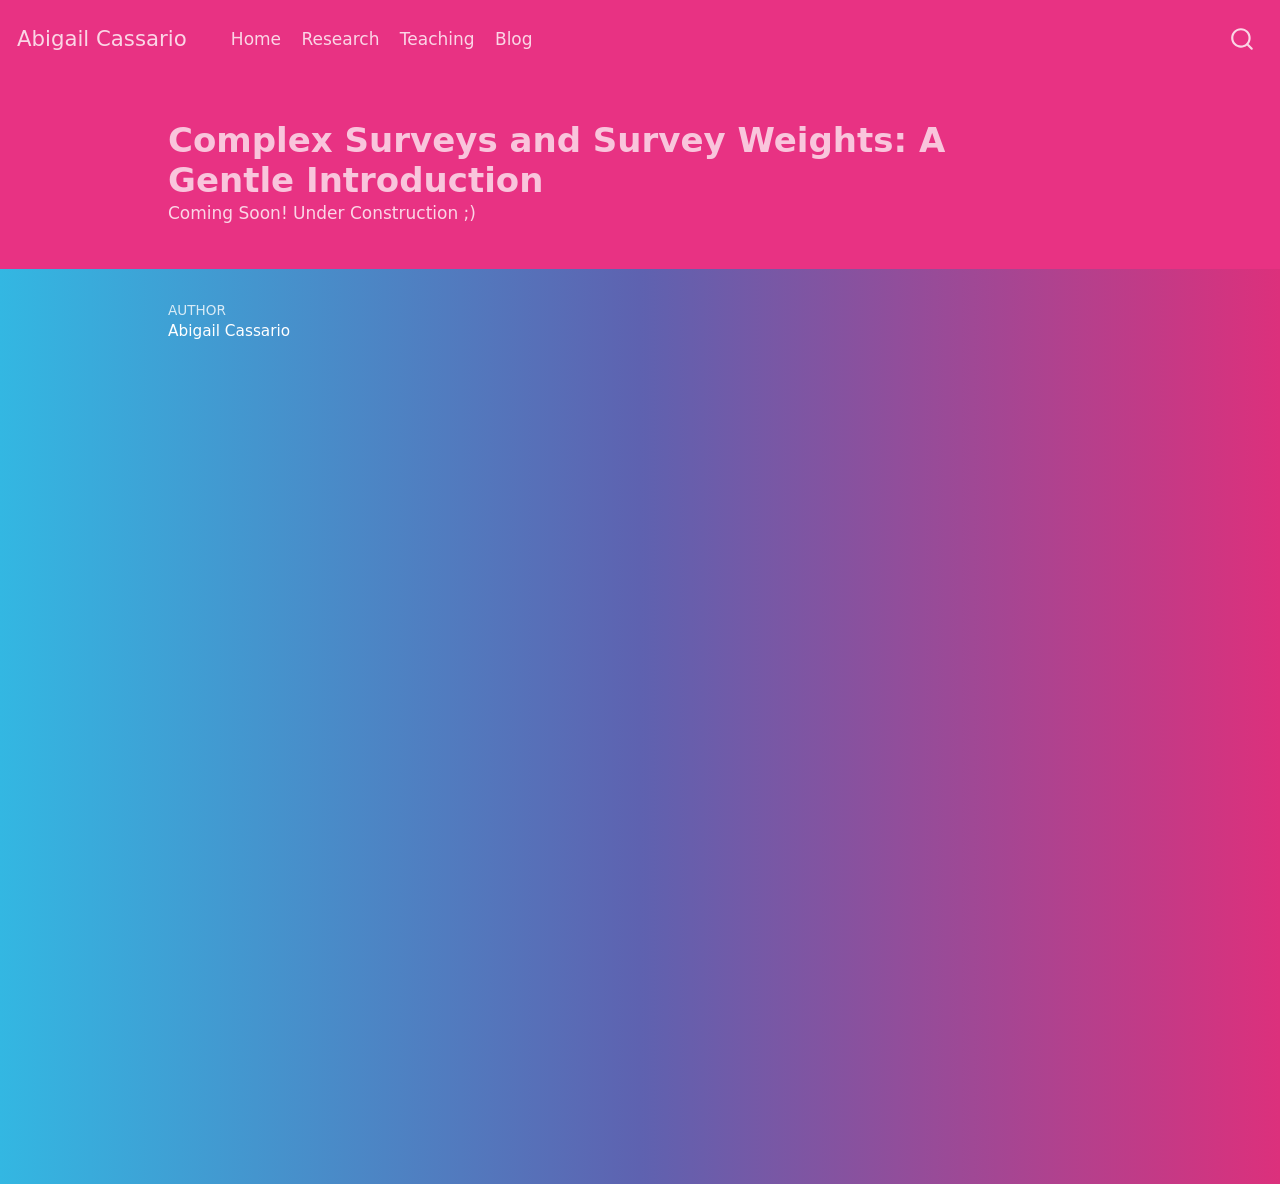
<file: docs/posts/2023-06-15/index.html>
<!DOCTYPE html>
<html xmlns="http://www.w3.org/1999/xhtml" lang="en" xml:lang="en"><head>

<meta charset="utf-8">
<meta name="generator" content="quarto-1.3.353">

<meta name="viewport" content="width=device-width, initial-scale=1.0, user-scalable=yes">

<meta name="author" content="Abigail Cassario">
<meta name="description" content="Coming Soon! Under Construction ;)">

<title>Abigail Cassario - Complex Surveys and Survey Weights: A Gentle Introduction</title>
<style>
code{white-space: pre-wrap;}
span.smallcaps{font-variant: small-caps;}
div.columns{display: flex; gap: min(4vw, 1.5em);}
div.column{flex: auto; overflow-x: auto;}
div.hanging-indent{margin-left: 1.5em; text-indent: -1.5em;}
ul.task-list{list-style: none;}
ul.task-list li input[type="checkbox"] {
  width: 0.8em;
  margin: 0 0.8em 0.2em -1em; /* quarto-specific, see https://github.com/quarto-dev/quarto-cli/issues/4556 */ 
  vertical-align: middle;
}
</style>


<script src="../../site_libs/quarto-nav/quarto-nav.js"></script>
<script src="../../site_libs/quarto-nav/headroom.min.js"></script>
<script src="../../site_libs/clipboard/clipboard.min.js"></script>
<script src="../../site_libs/quarto-search/autocomplete.umd.js"></script>
<script src="../../site_libs/quarto-search/fuse.min.js"></script>
<script src="../../site_libs/quarto-search/quarto-search.js"></script>
<meta name="quarto:offset" content="../../">
<script src="../../site_libs/quarto-html/quarto.js"></script>
<script src="../../site_libs/quarto-html/popper.min.js"></script>
<script src="../../site_libs/quarto-html/tippy.umd.min.js"></script>
<script src="../../site_libs/quarto-html/anchor.min.js"></script>
<link href="../../site_libs/quarto-html/tippy.css" rel="stylesheet">
<link href="../../site_libs/quarto-html/quarto-syntax-highlighting.css" rel="stylesheet" id="quarto-text-highlighting-styles">
<script src="../../site_libs/bootstrap/bootstrap.min.js"></script>
<link href="../../site_libs/bootstrap/bootstrap-icons.css" rel="stylesheet">
<link href="../../site_libs/bootstrap/bootstrap.min.css" rel="stylesheet" id="quarto-bootstrap" data-mode="light">
<script id="quarto-search-options" type="application/json">{
  "location": "navbar",
  "copy-button": false,
  "collapse-after": 3,
  "panel-placement": "end",
  "type": "overlay",
  "limit": 20,
  "language": {
    "search-no-results-text": "No results",
    "search-matching-documents-text": "matching documents",
    "search-copy-link-title": "Copy link to search",
    "search-hide-matches-text": "Hide additional matches",
    "search-more-match-text": "more match in this document",
    "search-more-matches-text": "more matches in this document",
    "search-clear-button-title": "Clear",
    "search-detached-cancel-button-title": "Cancel",
    "search-submit-button-title": "Submit"
  }
}</script>


<link rel="stylesheet" href="../../styles.css">
</head>

<body class="nav-fixed">

<div id="quarto-search-results"></div>
  <header id="quarto-header" class="headroom fixed-top">
    <nav class="navbar navbar-expand-lg navbar-dark ">
      <div class="navbar-container container-fluid">
      <div class="navbar-brand-container">
    <a class="navbar-brand" href="../../index.html">
    <span class="navbar-title">Abigail Cassario</span>
    </a>
  </div>
            <div id="quarto-search" class="" title="Search"></div>
          <button class="navbar-toggler" type="button" data-bs-toggle="collapse" data-bs-target="#navbarCollapse" aria-controls="navbarCollapse" aria-expanded="false" aria-label="Toggle navigation" onclick="if (window.quartoToggleHeadroom) { window.quartoToggleHeadroom(); }">
  <span class="navbar-toggler-icon"></span>
</button>
          <div class="collapse navbar-collapse" id="navbarCollapse">
            <ul class="navbar-nav navbar-nav-scroll me-auto">
  <li class="nav-item">
    <a class="nav-link" href="../../index.html" rel="" target="">
 <span class="menu-text">Home</span></a>
  </li>  
  <li class="nav-item">
    <a class="nav-link" href="../../Research.html" rel="" target="">
 <span class="menu-text">Research</span></a>
  </li>  
  <li class="nav-item">
    <a class="nav-link" href="../../Teaching.html" rel="" target="">
 <span class="menu-text">Teaching</span></a>
  </li>  
  <li class="nav-item">
    <a class="nav-link" href="../../posts.html" rel="" target="">
 <span class="menu-text">Blog</span></a>
  </li>  
</ul>
            <div class="quarto-navbar-tools ms-auto">
</div>
          </div> <!-- /navcollapse -->
      </div> <!-- /container-fluid -->
    </nav>
</header>
<!-- content -->
<header id="title-block-header" class="quarto-title-block default page-columns page-full">
  <div class="quarto-title-banner page-columns page-full">
    <div class="quarto-title column-body">
      <h1 class="title">Complex Surveys and Survey Weights: A Gentle Introduction</h1>
                  <div>
        <div class="description">
          Coming Soon! Under Construction ;)
        </div>
      </div>
                </div>
  </div>
    
  
  <div class="quarto-title-meta">

      <div>
      <div class="quarto-title-meta-heading">Author</div>
      <div class="quarto-title-meta-contents">
               <p><a href="https://alcassario.github.io">Abigail Cassario</a> </p>
            </div>
    </div>
      
    
      
    </div>
    
  
  </header><div id="quarto-content" class="quarto-container page-columns page-rows-contents page-layout-article page-navbar">
<!-- sidebar -->
<!-- margin-sidebar -->
    <div id="quarto-margin-sidebar" class="sidebar margin-sidebar">
        
    </div>
<!-- main -->
<main class="content quarto-banner-title-block" id="quarto-document-content">







</main> <!-- /main -->
<script id="quarto-html-after-body" type="application/javascript">
window.document.addEventListener("DOMContentLoaded", function (event) {
  const toggleBodyColorMode = (bsSheetEl) => {
    const mode = bsSheetEl.getAttribute("data-mode");
    const bodyEl = window.document.querySelector("body");
    if (mode === "dark") {
      bodyEl.classList.add("quarto-dark");
      bodyEl.classList.remove("quarto-light");
    } else {
      bodyEl.classList.add("quarto-light");
      bodyEl.classList.remove("quarto-dark");
    }
  }
  const toggleBodyColorPrimary = () => {
    const bsSheetEl = window.document.querySelector("link#quarto-bootstrap");
    if (bsSheetEl) {
      toggleBodyColorMode(bsSheetEl);
    }
  }
  toggleBodyColorPrimary();  
  const icon = "";
  const anchorJS = new window.AnchorJS();
  anchorJS.options = {
    placement: 'right',
    icon: icon
  };
  anchorJS.add('.anchored');
  const isCodeAnnotation = (el) => {
    for (const clz of el.classList) {
      if (clz.startsWith('code-annotation-')) {                     
        return true;
      }
    }
    return false;
  }
  const clipboard = new window.ClipboardJS('.code-copy-button', {
    text: function(trigger) {
      const codeEl = trigger.previousElementSibling.cloneNode(true);
      for (const childEl of codeEl.children) {
        if (isCodeAnnotation(childEl)) {
          childEl.remove();
        }
      }
      return codeEl.innerText;
    }
  });
  clipboard.on('success', function(e) {
    // button target
    const button = e.trigger;
    // don't keep focus
    button.blur();
    // flash "checked"
    button.classList.add('code-copy-button-checked');
    var currentTitle = button.getAttribute("title");
    button.setAttribute("title", "Copied!");
    let tooltip;
    if (window.bootstrap) {
      button.setAttribute("data-bs-toggle", "tooltip");
      button.setAttribute("data-bs-placement", "left");
      button.setAttribute("data-bs-title", "Copied!");
      tooltip = new bootstrap.Tooltip(button, 
        { trigger: "manual", 
          customClass: "code-copy-button-tooltip",
          offset: [0, -8]});
      tooltip.show();    
    }
    setTimeout(function() {
      if (tooltip) {
        tooltip.hide();
        button.removeAttribute("data-bs-title");
        button.removeAttribute("data-bs-toggle");
        button.removeAttribute("data-bs-placement");
      }
      button.setAttribute("title", currentTitle);
      button.classList.remove('code-copy-button-checked');
    }, 1000);
    // clear code selection
    e.clearSelection();
  });
  function tippyHover(el, contentFn) {
    const config = {
      allowHTML: true,
      content: contentFn,
      maxWidth: 500,
      delay: 100,
      arrow: false,
      appendTo: function(el) {
          return el.parentElement;
      },
      interactive: true,
      interactiveBorder: 10,
      theme: 'quarto',
      placement: 'bottom-start'
    };
    window.tippy(el, config); 
  }
  const noterefs = window.document.querySelectorAll('a[role="doc-noteref"]');
  for (var i=0; i<noterefs.length; i++) {
    const ref = noterefs[i];
    tippyHover(ref, function() {
      // use id or data attribute instead here
      let href = ref.getAttribute('data-footnote-href') || ref.getAttribute('href');
      try { href = new URL(href).hash; } catch {}
      const id = href.replace(/^#\/?/, "");
      const note = window.document.getElementById(id);
      return note.innerHTML;
    });
  }
      let selectedAnnoteEl;
      const selectorForAnnotation = ( cell, annotation) => {
        let cellAttr = 'data-code-cell="' + cell + '"';
        let lineAttr = 'data-code-annotation="' +  annotation + '"';
        const selector = 'span[' + cellAttr + '][' + lineAttr + ']';
        return selector;
      }
      const selectCodeLines = (annoteEl) => {
        const doc = window.document;
        const targetCell = annoteEl.getAttribute("data-target-cell");
        const targetAnnotation = annoteEl.getAttribute("data-target-annotation");
        const annoteSpan = window.document.querySelector(selectorForAnnotation(targetCell, targetAnnotation));
        const lines = annoteSpan.getAttribute("data-code-lines").split(",");
        const lineIds = lines.map((line) => {
          return targetCell + "-" + line;
        })
        let top = null;
        let height = null;
        let parent = null;
        if (lineIds.length > 0) {
            //compute the position of the single el (top and bottom and make a div)
            const el = window.document.getElementById(lineIds[0]);
            top = el.offsetTop;
            height = el.offsetHeight;
            parent = el.parentElement.parentElement;
          if (lineIds.length > 1) {
            const lastEl = window.document.getElementById(lineIds[lineIds.length - 1]);
            const bottom = lastEl.offsetTop + lastEl.offsetHeight;
            height = bottom - top;
          }
          if (top !== null && height !== null && parent !== null) {
            // cook up a div (if necessary) and position it 
            let div = window.document.getElementById("code-annotation-line-highlight");
            if (div === null) {
              div = window.document.createElement("div");
              div.setAttribute("id", "code-annotation-line-highlight");
              div.style.position = 'absolute';
              parent.appendChild(div);
            }
            div.style.top = top - 2 + "px";
            div.style.height = height + 4 + "px";
            let gutterDiv = window.document.getElementById("code-annotation-line-highlight-gutter");
            if (gutterDiv === null) {
              gutterDiv = window.document.createElement("div");
              gutterDiv.setAttribute("id", "code-annotation-line-highlight-gutter");
              gutterDiv.style.position = 'absolute';
              const codeCell = window.document.getElementById(targetCell);
              const gutter = codeCell.querySelector('.code-annotation-gutter');
              gutter.appendChild(gutterDiv);
            }
            gutterDiv.style.top = top - 2 + "px";
            gutterDiv.style.height = height + 4 + "px";
          }
          selectedAnnoteEl = annoteEl;
        }
      };
      const unselectCodeLines = () => {
        const elementsIds = ["code-annotation-line-highlight", "code-annotation-line-highlight-gutter"];
        elementsIds.forEach((elId) => {
          const div = window.document.getElementById(elId);
          if (div) {
            div.remove();
          }
        });
        selectedAnnoteEl = undefined;
      };
      // Attach click handler to the DT
      const annoteDls = window.document.querySelectorAll('dt[data-target-cell]');
      for (const annoteDlNode of annoteDls) {
        annoteDlNode.addEventListener('click', (event) => {
          const clickedEl = event.target;
          if (clickedEl !== selectedAnnoteEl) {
            unselectCodeLines();
            const activeEl = window.document.querySelector('dt[data-target-cell].code-annotation-active');
            if (activeEl) {
              activeEl.classList.remove('code-annotation-active');
            }
            selectCodeLines(clickedEl);
            clickedEl.classList.add('code-annotation-active');
          } else {
            // Unselect the line
            unselectCodeLines();
            clickedEl.classList.remove('code-annotation-active');
          }
        });
      }
  const findCites = (el) => {
    const parentEl = el.parentElement;
    if (parentEl) {
      const cites = parentEl.dataset.cites;
      if (cites) {
        return {
          el,
          cites: cites.split(' ')
        };
      } else {
        return findCites(el.parentElement)
      }
    } else {
      return undefined;
    }
  };
  var bibliorefs = window.document.querySelectorAll('a[role="doc-biblioref"]');
  for (var i=0; i<bibliorefs.length; i++) {
    const ref = bibliorefs[i];
    const citeInfo = findCites(ref);
    if (citeInfo) {
      tippyHover(citeInfo.el, function() {
        var popup = window.document.createElement('div');
        citeInfo.cites.forEach(function(cite) {
          var citeDiv = window.document.createElement('div');
          citeDiv.classList.add('hanging-indent');
          citeDiv.classList.add('csl-entry');
          var biblioDiv = window.document.getElementById('ref-' + cite);
          if (biblioDiv) {
            citeDiv.innerHTML = biblioDiv.innerHTML;
          }
          popup.appendChild(citeDiv);
        });
        return popup.innerHTML;
      });
    }
  }
});
</script>
</div> <!-- /content -->



</body></html>
</file>
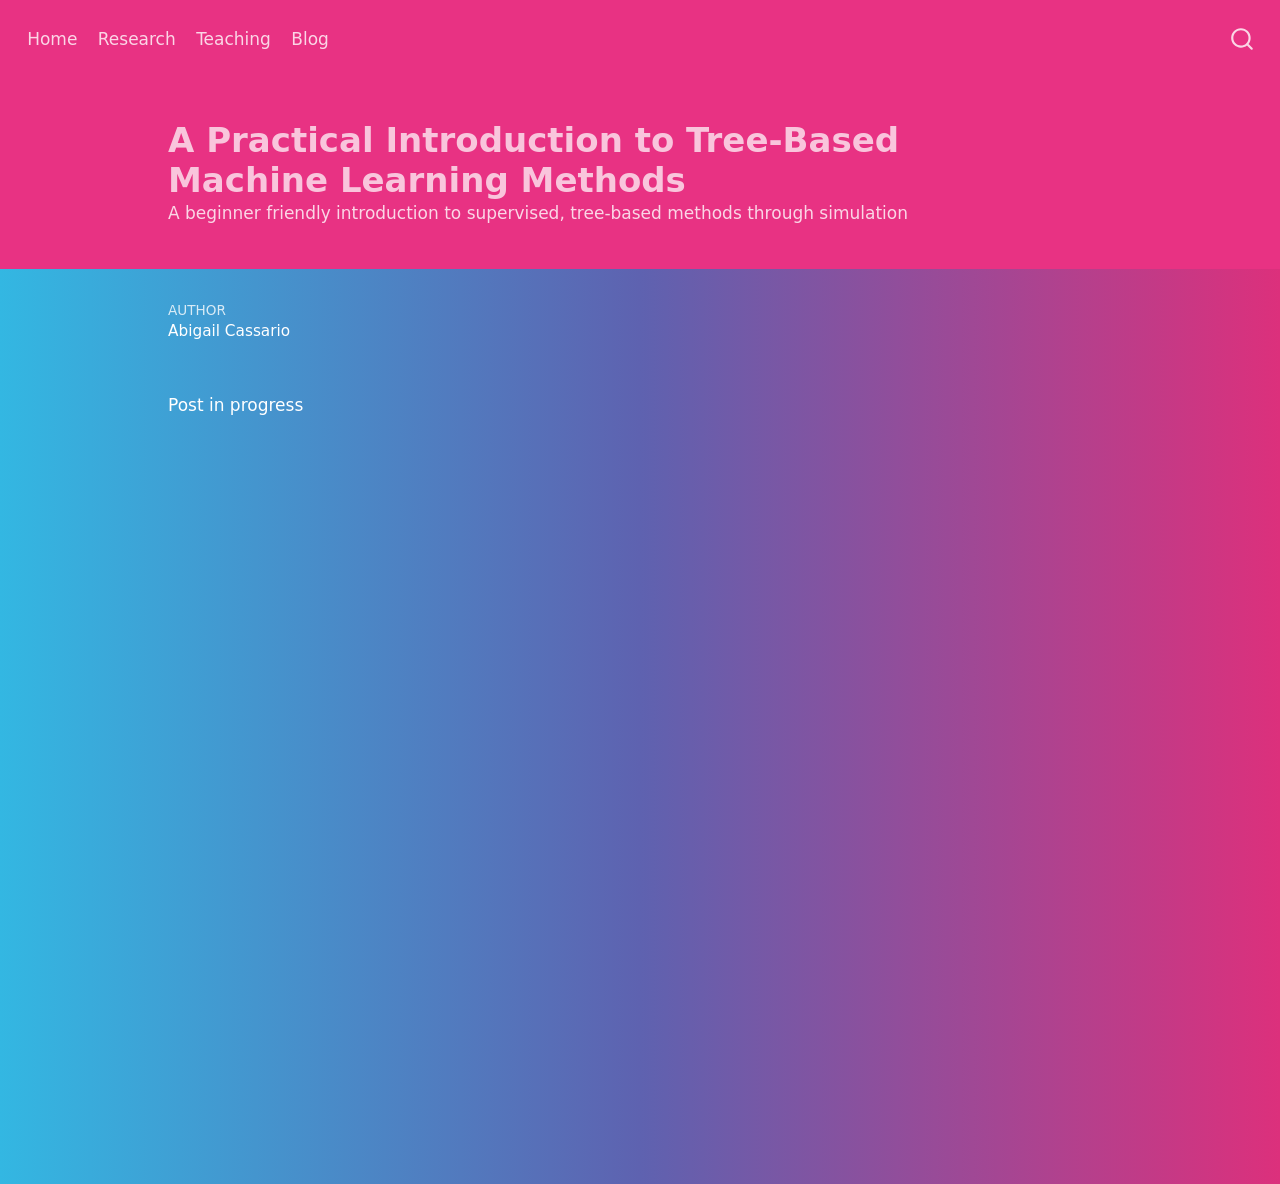
<file: docs/posts/2024-10-03/index.html>
<!DOCTYPE html>
<html xmlns="http://www.w3.org/1999/xhtml" lang="en" xml:lang="en"><head>

<meta charset="utf-8">
<meta name="generator" content="quarto-1.3.353">

<meta name="viewport" content="width=device-width, initial-scale=1.0, user-scalable=yes">

<meta name="author" content="Abigail Cassario">
<meta name="description" content="A beginner friendly introduction to supervised, tree-based methods through simulation">

<title>A Practical Introduction to Tree-Based Machine Learning Methods</title>
<style>
code{white-space: pre-wrap;}
span.smallcaps{font-variant: small-caps;}
div.columns{display: flex; gap: min(4vw, 1.5em);}
div.column{flex: auto; overflow-x: auto;}
div.hanging-indent{margin-left: 1.5em; text-indent: -1.5em;}
ul.task-list{list-style: none;}
ul.task-list li input[type="checkbox"] {
  width: 0.8em;
  margin: 0 0.8em 0.2em -1em; /* quarto-specific, see https://github.com/quarto-dev/quarto-cli/issues/4556 */ 
  vertical-align: middle;
}
</style>


<script src="../../site_libs/quarto-nav/quarto-nav.js"></script>
<script src="../../site_libs/quarto-nav/headroom.min.js"></script>
<script src="../../site_libs/clipboard/clipboard.min.js"></script>
<script src="../../site_libs/quarto-search/autocomplete.umd.js"></script>
<script src="../../site_libs/quarto-search/fuse.min.js"></script>
<script src="../../site_libs/quarto-search/quarto-search.js"></script>
<meta name="quarto:offset" content="../../">
<script src="../../site_libs/quarto-html/quarto.js"></script>
<script src="../../site_libs/quarto-html/popper.min.js"></script>
<script src="../../site_libs/quarto-html/tippy.umd.min.js"></script>
<script src="../../site_libs/quarto-html/anchor.min.js"></script>
<link href="../../site_libs/quarto-html/tippy.css" rel="stylesheet">
<link href="../../site_libs/quarto-html/quarto-syntax-highlighting.css" rel="stylesheet" id="quarto-text-highlighting-styles">
<script src="../../site_libs/bootstrap/bootstrap.min.js"></script>
<link href="../../site_libs/bootstrap/bootstrap-icons.css" rel="stylesheet">
<link href="../../site_libs/bootstrap/bootstrap.min.css" rel="stylesheet" id="quarto-bootstrap" data-mode="light">
<script id="quarto-search-options" type="application/json">{
  "location": "navbar",
  "copy-button": false,
  "collapse-after": 3,
  "panel-placement": "end",
  "type": "overlay",
  "limit": 20,
  "language": {
    "search-no-results-text": "No results",
    "search-matching-documents-text": "matching documents",
    "search-copy-link-title": "Copy link to search",
    "search-hide-matches-text": "Hide additional matches",
    "search-more-match-text": "more match in this document",
    "search-more-matches-text": "more matches in this document",
    "search-clear-button-title": "Clear",
    "search-detached-cancel-button-title": "Cancel",
    "search-submit-button-title": "Submit"
  }
}</script>


<link rel="stylesheet" href="../../styles.css">
</head>

<body class="nav-fixed">

<div id="quarto-search-results"></div>
  <header id="quarto-header" class="headroom fixed-top">
    <nav class="navbar navbar-expand-lg navbar-dark ">
      <div class="navbar-container container-fluid">
            <div id="quarto-search" class="" title="Search"></div>
          <button class="navbar-toggler" type="button" data-bs-toggle="collapse" data-bs-target="#navbarCollapse" aria-controls="navbarCollapse" aria-expanded="false" aria-label="Toggle navigation" onclick="if (window.quartoToggleHeadroom) { window.quartoToggleHeadroom(); }">
  <span class="navbar-toggler-icon"></span>
</button>
          <div class="collapse navbar-collapse" id="navbarCollapse">
            <ul class="navbar-nav navbar-nav-scroll me-auto">
  <li class="nav-item">
    <a class="nav-link" href="../../index.html" rel="" target="">
 <span class="menu-text">Home</span></a>
  </li>  
  <li class="nav-item">
    <a class="nav-link" href="../../Research.html" rel="" target="">
 <span class="menu-text">Research</span></a>
  </li>  
  <li class="nav-item">
    <a class="nav-link" href="../../Teaching.html" rel="" target="">
 <span class="menu-text">Teaching</span></a>
  </li>  
  <li class="nav-item">
    <a class="nav-link" href="../../posts.html" rel="" target="">
 <span class="menu-text">Blog</span></a>
  </li>  
</ul>
            <div class="quarto-navbar-tools ms-auto">
</div>
          </div> <!-- /navcollapse -->
      </div> <!-- /container-fluid -->
    </nav>
</header>
<!-- content -->
<header id="title-block-header" class="quarto-title-block default page-columns page-full">
  <div class="quarto-title-banner page-columns page-full">
    <div class="quarto-title column-body">
      <h1 class="title">A Practical Introduction to Tree-Based Machine Learning Methods</h1>
                  <div>
        <div class="description">
          A beginner friendly introduction to supervised, tree-based methods through simulation
        </div>
      </div>
                </div>
  </div>
    
  
  <div class="quarto-title-meta">

      <div>
      <div class="quarto-title-meta-heading">Author</div>
      <div class="quarto-title-meta-contents">
               <p><a href="https://alcassario.github.io">Abigail Cassario</a> </p>
            </div>
    </div>
      
    
      
    </div>
    
  
  </header><div id="quarto-content" class="quarto-container page-columns page-rows-contents page-layout-article page-navbar">
<!-- sidebar -->
<!-- margin-sidebar -->
    <div id="quarto-margin-sidebar" class="sidebar margin-sidebar">
        
    </div>
<!-- main -->
<main class="content quarto-banner-title-block" id="quarto-document-content">




<p>Post in progress</p>



</main> <!-- /main -->
<script id="quarto-html-after-body" type="application/javascript">
window.document.addEventListener("DOMContentLoaded", function (event) {
  const toggleBodyColorMode = (bsSheetEl) => {
    const mode = bsSheetEl.getAttribute("data-mode");
    const bodyEl = window.document.querySelector("body");
    if (mode === "dark") {
      bodyEl.classList.add("quarto-dark");
      bodyEl.classList.remove("quarto-light");
    } else {
      bodyEl.classList.add("quarto-light");
      bodyEl.classList.remove("quarto-dark");
    }
  }
  const toggleBodyColorPrimary = () => {
    const bsSheetEl = window.document.querySelector("link#quarto-bootstrap");
    if (bsSheetEl) {
      toggleBodyColorMode(bsSheetEl);
    }
  }
  toggleBodyColorPrimary();  
  const icon = "";
  const anchorJS = new window.AnchorJS();
  anchorJS.options = {
    placement: 'right',
    icon: icon
  };
  anchorJS.add('.anchored');
  const isCodeAnnotation = (el) => {
    for (const clz of el.classList) {
      if (clz.startsWith('code-annotation-')) {                     
        return true;
      }
    }
    return false;
  }
  const clipboard = new window.ClipboardJS('.code-copy-button', {
    text: function(trigger) {
      const codeEl = trigger.previousElementSibling.cloneNode(true);
      for (const childEl of codeEl.children) {
        if (isCodeAnnotation(childEl)) {
          childEl.remove();
        }
      }
      return codeEl.innerText;
    }
  });
  clipboard.on('success', function(e) {
    // button target
    const button = e.trigger;
    // don't keep focus
    button.blur();
    // flash "checked"
    button.classList.add('code-copy-button-checked');
    var currentTitle = button.getAttribute("title");
    button.setAttribute("title", "Copied!");
    let tooltip;
    if (window.bootstrap) {
      button.setAttribute("data-bs-toggle", "tooltip");
      button.setAttribute("data-bs-placement", "left");
      button.setAttribute("data-bs-title", "Copied!");
      tooltip = new bootstrap.Tooltip(button, 
        { trigger: "manual", 
          customClass: "code-copy-button-tooltip",
          offset: [0, -8]});
      tooltip.show();    
    }
    setTimeout(function() {
      if (tooltip) {
        tooltip.hide();
        button.removeAttribute("data-bs-title");
        button.removeAttribute("data-bs-toggle");
        button.removeAttribute("data-bs-placement");
      }
      button.setAttribute("title", currentTitle);
      button.classList.remove('code-copy-button-checked');
    }, 1000);
    // clear code selection
    e.clearSelection();
  });
  function tippyHover(el, contentFn) {
    const config = {
      allowHTML: true,
      content: contentFn,
      maxWidth: 500,
      delay: 100,
      arrow: false,
      appendTo: function(el) {
          return el.parentElement;
      },
      interactive: true,
      interactiveBorder: 10,
      theme: 'quarto',
      placement: 'bottom-start'
    };
    window.tippy(el, config); 
  }
  const noterefs = window.document.querySelectorAll('a[role="doc-noteref"]');
  for (var i=0; i<noterefs.length; i++) {
    const ref = noterefs[i];
    tippyHover(ref, function() {
      // use id or data attribute instead here
      let href = ref.getAttribute('data-footnote-href') || ref.getAttribute('href');
      try { href = new URL(href).hash; } catch {}
      const id = href.replace(/^#\/?/, "");
      const note = window.document.getElementById(id);
      return note.innerHTML;
    });
  }
      let selectedAnnoteEl;
      const selectorForAnnotation = ( cell, annotation) => {
        let cellAttr = 'data-code-cell="' + cell + '"';
        let lineAttr = 'data-code-annotation="' +  annotation + '"';
        const selector = 'span[' + cellAttr + '][' + lineAttr + ']';
        return selector;
      }
      const selectCodeLines = (annoteEl) => {
        const doc = window.document;
        const targetCell = annoteEl.getAttribute("data-target-cell");
        const targetAnnotation = annoteEl.getAttribute("data-target-annotation");
        const annoteSpan = window.document.querySelector(selectorForAnnotation(targetCell, targetAnnotation));
        const lines = annoteSpan.getAttribute("data-code-lines").split(",");
        const lineIds = lines.map((line) => {
          return targetCell + "-" + line;
        })
        let top = null;
        let height = null;
        let parent = null;
        if (lineIds.length > 0) {
            //compute the position of the single el (top and bottom and make a div)
            const el = window.document.getElementById(lineIds[0]);
            top = el.offsetTop;
            height = el.offsetHeight;
            parent = el.parentElement.parentElement;
          if (lineIds.length > 1) {
            const lastEl = window.document.getElementById(lineIds[lineIds.length - 1]);
            const bottom = lastEl.offsetTop + lastEl.offsetHeight;
            height = bottom - top;
          }
          if (top !== null && height !== null && parent !== null) {
            // cook up a div (if necessary) and position it 
            let div = window.document.getElementById("code-annotation-line-highlight");
            if (div === null) {
              div = window.document.createElement("div");
              div.setAttribute("id", "code-annotation-line-highlight");
              div.style.position = 'absolute';
              parent.appendChild(div);
            }
            div.style.top = top - 2 + "px";
            div.style.height = height + 4 + "px";
            let gutterDiv = window.document.getElementById("code-annotation-line-highlight-gutter");
            if (gutterDiv === null) {
              gutterDiv = window.document.createElement("div");
              gutterDiv.setAttribute("id", "code-annotation-line-highlight-gutter");
              gutterDiv.style.position = 'absolute';
              const codeCell = window.document.getElementById(targetCell);
              const gutter = codeCell.querySelector('.code-annotation-gutter');
              gutter.appendChild(gutterDiv);
            }
            gutterDiv.style.top = top - 2 + "px";
            gutterDiv.style.height = height + 4 + "px";
          }
          selectedAnnoteEl = annoteEl;
        }
      };
      const unselectCodeLines = () => {
        const elementsIds = ["code-annotation-line-highlight", "code-annotation-line-highlight-gutter"];
        elementsIds.forEach((elId) => {
          const div = window.document.getElementById(elId);
          if (div) {
            div.remove();
          }
        });
        selectedAnnoteEl = undefined;
      };
      // Attach click handler to the DT
      const annoteDls = window.document.querySelectorAll('dt[data-target-cell]');
      for (const annoteDlNode of annoteDls) {
        annoteDlNode.addEventListener('click', (event) => {
          const clickedEl = event.target;
          if (clickedEl !== selectedAnnoteEl) {
            unselectCodeLines();
            const activeEl = window.document.querySelector('dt[data-target-cell].code-annotation-active');
            if (activeEl) {
              activeEl.classList.remove('code-annotation-active');
            }
            selectCodeLines(clickedEl);
            clickedEl.classList.add('code-annotation-active');
          } else {
            // Unselect the line
            unselectCodeLines();
            clickedEl.classList.remove('code-annotation-active');
          }
        });
      }
  const findCites = (el) => {
    const parentEl = el.parentElement;
    if (parentEl) {
      const cites = parentEl.dataset.cites;
      if (cites) {
        return {
          el,
          cites: cites.split(' ')
        };
      } else {
        return findCites(el.parentElement)
      }
    } else {
      return undefined;
    }
  };
  var bibliorefs = window.document.querySelectorAll('a[role="doc-biblioref"]');
  for (var i=0; i<bibliorefs.length; i++) {
    const ref = bibliorefs[i];
    const citeInfo = findCites(ref);
    if (citeInfo) {
      tippyHover(citeInfo.el, function() {
        var popup = window.document.createElement('div');
        citeInfo.cites.forEach(function(cite) {
          var citeDiv = window.document.createElement('div');
          citeDiv.classList.add('hanging-indent');
          citeDiv.classList.add('csl-entry');
          var biblioDiv = window.document.getElementById('ref-' + cite);
          if (biblioDiv) {
            citeDiv.innerHTML = biblioDiv.innerHTML;
          }
          popup.appendChild(citeDiv);
        });
        return popup.innerHTML;
      });
    }
  }
});
</script>
</div> <!-- /content -->



</body></html>
</file>
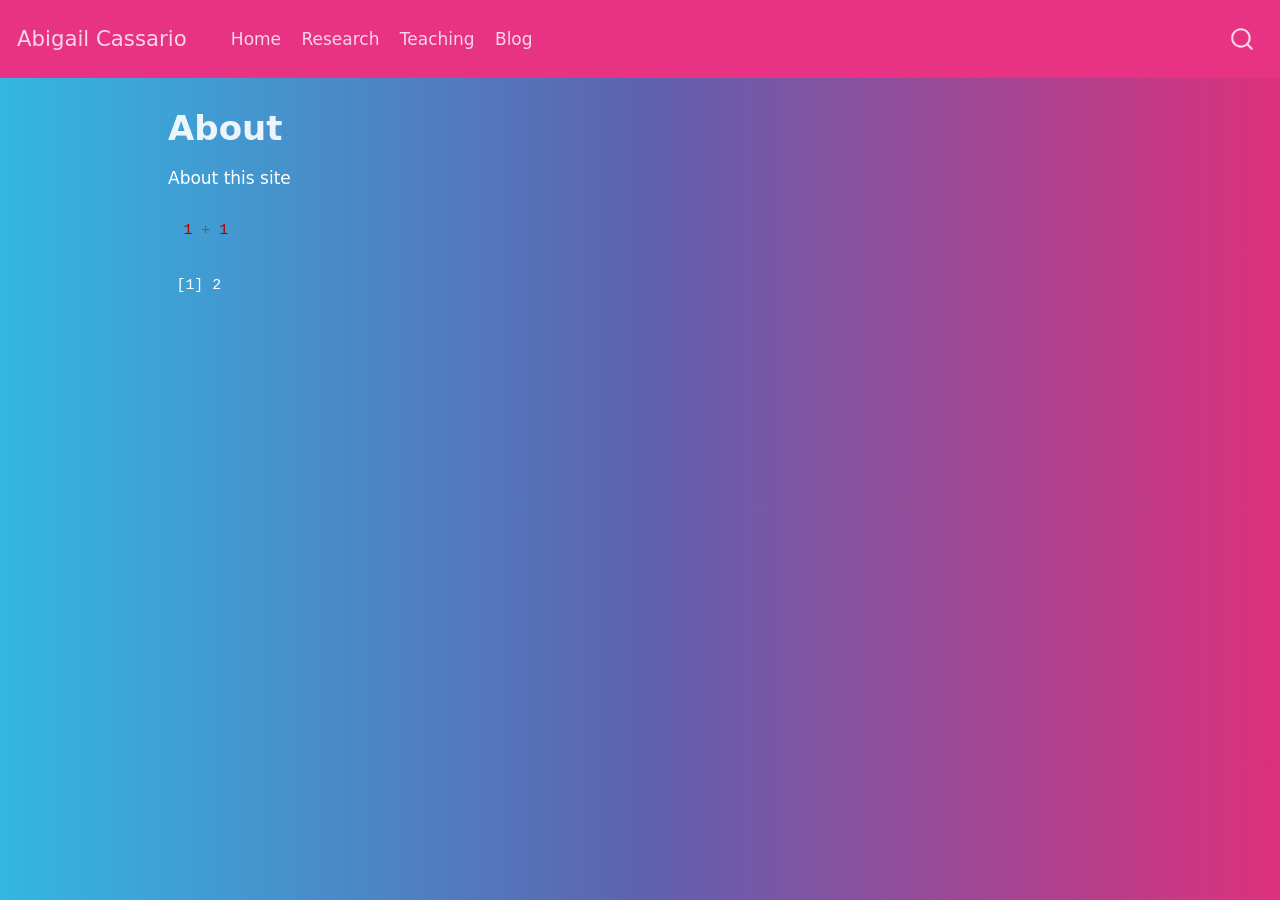
<file: docs/about.html>
<!DOCTYPE html>
<html xmlns="http://www.w3.org/1999/xhtml" lang="en" xml:lang="en"><head>

<meta charset="utf-8">
<meta name="generator" content="quarto-1.3.353">

<meta name="viewport" content="width=device-width, initial-scale=1.0, user-scalable=yes">


<title>Abigail Cassario - About</title>
<style>
code{white-space: pre-wrap;}
span.smallcaps{font-variant: small-caps;}
div.columns{display: flex; gap: min(4vw, 1.5em);}
div.column{flex: auto; overflow-x: auto;}
div.hanging-indent{margin-left: 1.5em; text-indent: -1.5em;}
ul.task-list{list-style: none;}
ul.task-list li input[type="checkbox"] {
  width: 0.8em;
  margin: 0 0.8em 0.2em -1em; /* quarto-specific, see https://github.com/quarto-dev/quarto-cli/issues/4556 */ 
  vertical-align: middle;
}
/* CSS for syntax highlighting */
pre > code.sourceCode { white-space: pre; position: relative; }
pre > code.sourceCode > span { display: inline-block; line-height: 1.25; }
pre > code.sourceCode > span:empty { height: 1.2em; }
.sourceCode { overflow: visible; }
code.sourceCode > span { color: inherit; text-decoration: inherit; }
div.sourceCode { margin: 1em 0; }
pre.sourceCode { margin: 0; }
@media screen {
div.sourceCode { overflow: auto; }
}
@media print {
pre > code.sourceCode { white-space: pre-wrap; }
pre > code.sourceCode > span { text-indent: -5em; padding-left: 5em; }
}
pre.numberSource code
  { counter-reset: source-line 0; }
pre.numberSource code > span
  { position: relative; left: -4em; counter-increment: source-line; }
pre.numberSource code > span > a:first-child::before
  { content: counter(source-line);
    position: relative; left: -1em; text-align: right; vertical-align: baseline;
    border: none; display: inline-block;
    -webkit-touch-callout: none; -webkit-user-select: none;
    -khtml-user-select: none; -moz-user-select: none;
    -ms-user-select: none; user-select: none;
    padding: 0 4px; width: 4em;
  }
pre.numberSource { margin-left: 3em;  padding-left: 4px; }
div.sourceCode
  {   }
@media screen {
pre > code.sourceCode > span > a:first-child::before { text-decoration: underline; }
}
</style>


<script src="site_libs/quarto-nav/quarto-nav.js"></script>
<script src="site_libs/quarto-nav/headroom.min.js"></script>
<script src="site_libs/clipboard/clipboard.min.js"></script>
<script src="site_libs/quarto-search/autocomplete.umd.js"></script>
<script src="site_libs/quarto-search/fuse.min.js"></script>
<script src="site_libs/quarto-search/quarto-search.js"></script>
<meta name="quarto:offset" content="./">
<script src="site_libs/quarto-html/quarto.js"></script>
<script src="site_libs/quarto-html/popper.min.js"></script>
<script src="site_libs/quarto-html/tippy.umd.min.js"></script>
<script src="site_libs/quarto-html/anchor.min.js"></script>
<link href="site_libs/quarto-html/tippy.css" rel="stylesheet">
<link href="site_libs/quarto-html/quarto-syntax-highlighting.css" rel="stylesheet" id="quarto-text-highlighting-styles">
<script src="site_libs/bootstrap/bootstrap.min.js"></script>
<link href="site_libs/bootstrap/bootstrap-icons.css" rel="stylesheet">
<link href="site_libs/bootstrap/bootstrap.min.css" rel="stylesheet" id="quarto-bootstrap" data-mode="light">
<script id="quarto-search-options" type="application/json">{
  "location": "navbar",
  "copy-button": false,
  "collapse-after": 3,
  "panel-placement": "end",
  "type": "overlay",
  "limit": 20,
  "language": {
    "search-no-results-text": "No results",
    "search-matching-documents-text": "matching documents",
    "search-copy-link-title": "Copy link to search",
    "search-hide-matches-text": "Hide additional matches",
    "search-more-match-text": "more match in this document",
    "search-more-matches-text": "more matches in this document",
    "search-clear-button-title": "Clear",
    "search-detached-cancel-button-title": "Cancel",
    "search-submit-button-title": "Submit"
  }
}</script>


<link rel="stylesheet" href="styles.css">
</head>

<body class="nav-fixed">

<div id="quarto-search-results"></div>
  <header id="quarto-header" class="headroom fixed-top">
    <nav class="navbar navbar-expand-lg navbar-dark ">
      <div class="navbar-container container-fluid">
      <div class="navbar-brand-container">
    <a class="navbar-brand" href="./index.html">
    <span class="navbar-title">Abigail Cassario</span>
    </a>
  </div>
            <div id="quarto-search" class="" title="Search"></div>
          <button class="navbar-toggler" type="button" data-bs-toggle="collapse" data-bs-target="#navbarCollapse" aria-controls="navbarCollapse" aria-expanded="false" aria-label="Toggle navigation" onclick="if (window.quartoToggleHeadroom) { window.quartoToggleHeadroom(); }">
  <span class="navbar-toggler-icon"></span>
</button>
          <div class="collapse navbar-collapse" id="navbarCollapse">
            <ul class="navbar-nav navbar-nav-scroll me-auto">
  <li class="nav-item">
    <a class="nav-link" href="./index.html" rel="" target="">
 <span class="menu-text">Home</span></a>
  </li>  
  <li class="nav-item">
    <a class="nav-link" href="./Research.html" rel="" target="">
 <span class="menu-text">Research</span></a>
  </li>  
  <li class="nav-item">
    <a class="nav-link" href="./Teaching.html" rel="" target="">
 <span class="menu-text">Teaching</span></a>
  </li>  
  <li class="nav-item">
    <a class="nav-link" href="./posts.html" rel="" target="">
 <span class="menu-text">Blog</span></a>
  </li>  
</ul>
            <div class="quarto-navbar-tools ms-auto">
</div>
          </div> <!-- /navcollapse -->
      </div> <!-- /container-fluid -->
    </nav>
</header>
<!-- content -->
<div id="quarto-content" class="quarto-container page-columns page-rows-contents page-layout-article page-navbar">
<!-- sidebar -->
<!-- margin-sidebar -->
    <div id="quarto-margin-sidebar" class="sidebar margin-sidebar">
        
    </div>
<!-- main -->
<main class="content" id="quarto-document-content">

<header id="title-block-header" class="quarto-title-block default">
<div class="quarto-title">
<h1 class="title">About</h1>
</div>



<div class="quarto-title-meta">

    
  
    
  </div>
  

</header>

<p>About this site</p>
<div class="cell">
<div class="sourceCode cell-code" id="cb1"><pre class="sourceCode r code-with-copy"><code class="sourceCode r"><span id="cb1-1"><a href="#cb1-1" aria-hidden="true" tabindex="-1"></a><span class="dv">1</span> <span class="sc">+</span> <span class="dv">1</span></span></code><button title="Copy to Clipboard" class="code-copy-button"><i class="bi"></i></button></pre></div>
<div class="cell-output cell-output-stdout">
<pre><code>[1] 2</code></pre>
</div>
</div>



</main> <!-- /main -->
<script id="quarto-html-after-body" type="application/javascript">
window.document.addEventListener("DOMContentLoaded", function (event) {
  const toggleBodyColorMode = (bsSheetEl) => {
    const mode = bsSheetEl.getAttribute("data-mode");
    const bodyEl = window.document.querySelector("body");
    if (mode === "dark") {
      bodyEl.classList.add("quarto-dark");
      bodyEl.classList.remove("quarto-light");
    } else {
      bodyEl.classList.add("quarto-light");
      bodyEl.classList.remove("quarto-dark");
    }
  }
  const toggleBodyColorPrimary = () => {
    const bsSheetEl = window.document.querySelector("link#quarto-bootstrap");
    if (bsSheetEl) {
      toggleBodyColorMode(bsSheetEl);
    }
  }
  toggleBodyColorPrimary();  
  const icon = "";
  const anchorJS = new window.AnchorJS();
  anchorJS.options = {
    placement: 'right',
    icon: icon
  };
  anchorJS.add('.anchored');
  const isCodeAnnotation = (el) => {
    for (const clz of el.classList) {
      if (clz.startsWith('code-annotation-')) {                     
        return true;
      }
    }
    return false;
  }
  const clipboard = new window.ClipboardJS('.code-copy-button', {
    text: function(trigger) {
      const codeEl = trigger.previousElementSibling.cloneNode(true);
      for (const childEl of codeEl.children) {
        if (isCodeAnnotation(childEl)) {
          childEl.remove();
        }
      }
      return codeEl.innerText;
    }
  });
  clipboard.on('success', function(e) {
    // button target
    const button = e.trigger;
    // don't keep focus
    button.blur();
    // flash "checked"
    button.classList.add('code-copy-button-checked');
    var currentTitle = button.getAttribute("title");
    button.setAttribute("title", "Copied!");
    let tooltip;
    if (window.bootstrap) {
      button.setAttribute("data-bs-toggle", "tooltip");
      button.setAttribute("data-bs-placement", "left");
      button.setAttribute("data-bs-title", "Copied!");
      tooltip = new bootstrap.Tooltip(button, 
        { trigger: "manual", 
          customClass: "code-copy-button-tooltip",
          offset: [0, -8]});
      tooltip.show();    
    }
    setTimeout(function() {
      if (tooltip) {
        tooltip.hide();
        button.removeAttribute("data-bs-title");
        button.removeAttribute("data-bs-toggle");
        button.removeAttribute("data-bs-placement");
      }
      button.setAttribute("title", currentTitle);
      button.classList.remove('code-copy-button-checked');
    }, 1000);
    // clear code selection
    e.clearSelection();
  });
  function tippyHover(el, contentFn) {
    const config = {
      allowHTML: true,
      content: contentFn,
      maxWidth: 500,
      delay: 100,
      arrow: false,
      appendTo: function(el) {
          return el.parentElement;
      },
      interactive: true,
      interactiveBorder: 10,
      theme: 'quarto',
      placement: 'bottom-start'
    };
    window.tippy(el, config); 
  }
  const noterefs = window.document.querySelectorAll('a[role="doc-noteref"]');
  for (var i=0; i<noterefs.length; i++) {
    const ref = noterefs[i];
    tippyHover(ref, function() {
      // use id or data attribute instead here
      let href = ref.getAttribute('data-footnote-href') || ref.getAttribute('href');
      try { href = new URL(href).hash; } catch {}
      const id = href.replace(/^#\/?/, "");
      const note = window.document.getElementById(id);
      return note.innerHTML;
    });
  }
      let selectedAnnoteEl;
      const selectorForAnnotation = ( cell, annotation) => {
        let cellAttr = 'data-code-cell="' + cell + '"';
        let lineAttr = 'data-code-annotation="' +  annotation + '"';
        const selector = 'span[' + cellAttr + '][' + lineAttr + ']';
        return selector;
      }
      const selectCodeLines = (annoteEl) => {
        const doc = window.document;
        const targetCell = annoteEl.getAttribute("data-target-cell");
        const targetAnnotation = annoteEl.getAttribute("data-target-annotation");
        const annoteSpan = window.document.querySelector(selectorForAnnotation(targetCell, targetAnnotation));
        const lines = annoteSpan.getAttribute("data-code-lines").split(",");
        const lineIds = lines.map((line) => {
          return targetCell + "-" + line;
        })
        let top = null;
        let height = null;
        let parent = null;
        if (lineIds.length > 0) {
            //compute the position of the single el (top and bottom and make a div)
            const el = window.document.getElementById(lineIds[0]);
            top = el.offsetTop;
            height = el.offsetHeight;
            parent = el.parentElement.parentElement;
          if (lineIds.length > 1) {
            const lastEl = window.document.getElementById(lineIds[lineIds.length - 1]);
            const bottom = lastEl.offsetTop + lastEl.offsetHeight;
            height = bottom - top;
          }
          if (top !== null && height !== null && parent !== null) {
            // cook up a div (if necessary) and position it 
            let div = window.document.getElementById("code-annotation-line-highlight");
            if (div === null) {
              div = window.document.createElement("div");
              div.setAttribute("id", "code-annotation-line-highlight");
              div.style.position = 'absolute';
              parent.appendChild(div);
            }
            div.style.top = top - 2 + "px";
            div.style.height = height + 4 + "px";
            let gutterDiv = window.document.getElementById("code-annotation-line-highlight-gutter");
            if (gutterDiv === null) {
              gutterDiv = window.document.createElement("div");
              gutterDiv.setAttribute("id", "code-annotation-line-highlight-gutter");
              gutterDiv.style.position = 'absolute';
              const codeCell = window.document.getElementById(targetCell);
              const gutter = codeCell.querySelector('.code-annotation-gutter');
              gutter.appendChild(gutterDiv);
            }
            gutterDiv.style.top = top - 2 + "px";
            gutterDiv.style.height = height + 4 + "px";
          }
          selectedAnnoteEl = annoteEl;
        }
      };
      const unselectCodeLines = () => {
        const elementsIds = ["code-annotation-line-highlight", "code-annotation-line-highlight-gutter"];
        elementsIds.forEach((elId) => {
          const div = window.document.getElementById(elId);
          if (div) {
            div.remove();
          }
        });
        selectedAnnoteEl = undefined;
      };
      // Attach click handler to the DT
      const annoteDls = window.document.querySelectorAll('dt[data-target-cell]');
      for (const annoteDlNode of annoteDls) {
        annoteDlNode.addEventListener('click', (event) => {
          const clickedEl = event.target;
          if (clickedEl !== selectedAnnoteEl) {
            unselectCodeLines();
            const activeEl = window.document.querySelector('dt[data-target-cell].code-annotation-active');
            if (activeEl) {
              activeEl.classList.remove('code-annotation-active');
            }
            selectCodeLines(clickedEl);
            clickedEl.classList.add('code-annotation-active');
          } else {
            // Unselect the line
            unselectCodeLines();
            clickedEl.classList.remove('code-annotation-active');
          }
        });
      }
  const findCites = (el) => {
    const parentEl = el.parentElement;
    if (parentEl) {
      const cites = parentEl.dataset.cites;
      if (cites) {
        return {
          el,
          cites: cites.split(' ')
        };
      } else {
        return findCites(el.parentElement)
      }
    } else {
      return undefined;
    }
  };
  var bibliorefs = window.document.querySelectorAll('a[role="doc-biblioref"]');
  for (var i=0; i<bibliorefs.length; i++) {
    const ref = bibliorefs[i];
    const citeInfo = findCites(ref);
    if (citeInfo) {
      tippyHover(citeInfo.el, function() {
        var popup = window.document.createElement('div');
        citeInfo.cites.forEach(function(cite) {
          var citeDiv = window.document.createElement('div');
          citeDiv.classList.add('hanging-indent');
          citeDiv.classList.add('csl-entry');
          var biblioDiv = window.document.getElementById('ref-' + cite);
          if (biblioDiv) {
            citeDiv.innerHTML = biblioDiv.innerHTML;
          }
          popup.appendChild(citeDiv);
        });
        return popup.innerHTML;
      });
    }
  }
});
</script>
</div> <!-- /content -->



</body></html>
</file>
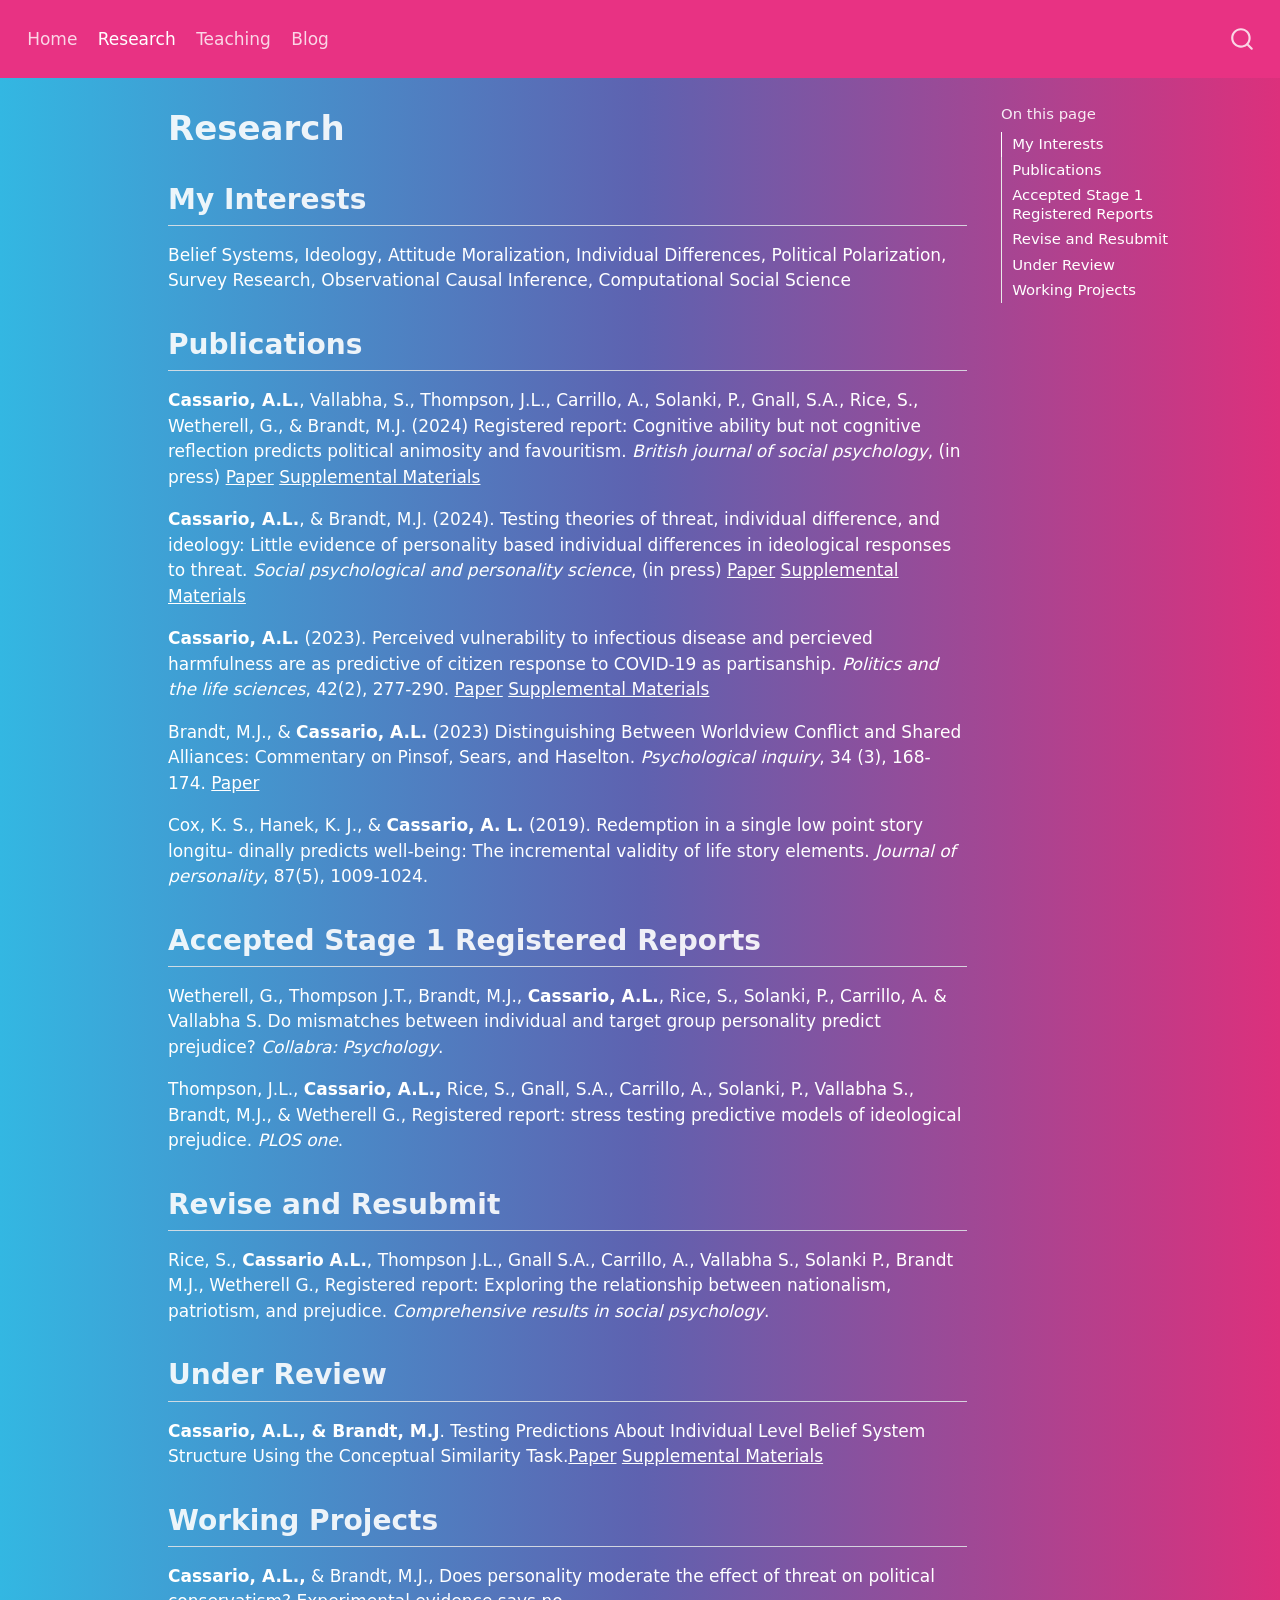
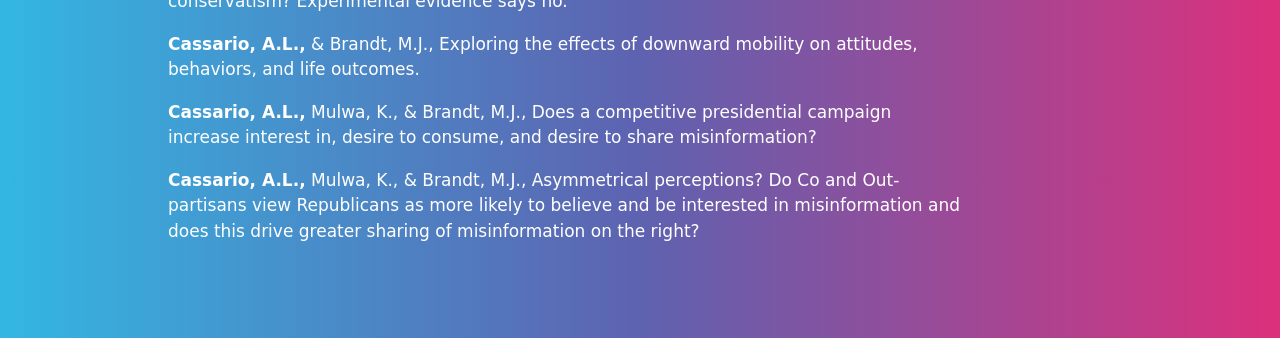
<file: docs/Research.html>
<!DOCTYPE html>
<html xmlns="http://www.w3.org/1999/xhtml" lang="en" xml:lang="en"><head>

<meta charset="utf-8">
<meta name="generator" content="quarto-1.3.353">

<meta name="viewport" content="width=device-width, initial-scale=1.0, user-scalable=yes">


<title>Research</title>
<style>
code{white-space: pre-wrap;}
span.smallcaps{font-variant: small-caps;}
div.columns{display: flex; gap: min(4vw, 1.5em);}
div.column{flex: auto; overflow-x: auto;}
div.hanging-indent{margin-left: 1.5em; text-indent: -1.5em;}
ul.task-list{list-style: none;}
ul.task-list li input[type="checkbox"] {
  width: 0.8em;
  margin: 0 0.8em 0.2em -1em; /* quarto-specific, see https://github.com/quarto-dev/quarto-cli/issues/4556 */ 
  vertical-align: middle;
}
</style>


<script src="site_libs/quarto-nav/quarto-nav.js"></script>
<script src="site_libs/quarto-nav/headroom.min.js"></script>
<script src="site_libs/clipboard/clipboard.min.js"></script>
<script src="site_libs/quarto-search/autocomplete.umd.js"></script>
<script src="site_libs/quarto-search/fuse.min.js"></script>
<script src="site_libs/quarto-search/quarto-search.js"></script>
<meta name="quarto:offset" content="./">
<script src="site_libs/quarto-html/quarto.js"></script>
<script src="site_libs/quarto-html/popper.min.js"></script>
<script src="site_libs/quarto-html/tippy.umd.min.js"></script>
<script src="site_libs/quarto-html/anchor.min.js"></script>
<link href="site_libs/quarto-html/tippy.css" rel="stylesheet">
<link href="site_libs/quarto-html/quarto-syntax-highlighting.css" rel="stylesheet" id="quarto-text-highlighting-styles">
<script src="site_libs/bootstrap/bootstrap.min.js"></script>
<link href="site_libs/bootstrap/bootstrap-icons.css" rel="stylesheet">
<link href="site_libs/bootstrap/bootstrap.min.css" rel="stylesheet" id="quarto-bootstrap" data-mode="light">
<script id="quarto-search-options" type="application/json">{
  "location": "navbar",
  "copy-button": false,
  "collapse-after": 3,
  "panel-placement": "end",
  "type": "overlay",
  "limit": 20,
  "language": {
    "search-no-results-text": "No results",
    "search-matching-documents-text": "matching documents",
    "search-copy-link-title": "Copy link to search",
    "search-hide-matches-text": "Hide additional matches",
    "search-more-match-text": "more match in this document",
    "search-more-matches-text": "more matches in this document",
    "search-clear-button-title": "Clear",
    "search-detached-cancel-button-title": "Cancel",
    "search-submit-button-title": "Submit"
  }
}</script>


<link rel="stylesheet" href="styles.css">
</head>

<body class="nav-fixed">

<div id="quarto-search-results"></div>
  <header id="quarto-header" class="headroom fixed-top">
    <nav class="navbar navbar-expand-lg navbar-dark ">
      <div class="navbar-container container-fluid">
            <div id="quarto-search" class="" title="Search"></div>
          <button class="navbar-toggler" type="button" data-bs-toggle="collapse" data-bs-target="#navbarCollapse" aria-controls="navbarCollapse" aria-expanded="false" aria-label="Toggle navigation" onclick="if (window.quartoToggleHeadroom) { window.quartoToggleHeadroom(); }">
  <span class="navbar-toggler-icon"></span>
</button>
          <div class="collapse navbar-collapse" id="navbarCollapse">
            <ul class="navbar-nav navbar-nav-scroll me-auto">
  <li class="nav-item">
    <a class="nav-link" href="./index.html" rel="" target="">
 <span class="menu-text">Home</span></a>
  </li>  
  <li class="nav-item">
    <a class="nav-link active" href="./Research.html" rel="" target="" aria-current="page">
 <span class="menu-text">Research</span></a>
  </li>  
  <li class="nav-item">
    <a class="nav-link" href="./Teaching.html" rel="" target="">
 <span class="menu-text">Teaching</span></a>
  </li>  
  <li class="nav-item">
    <a class="nav-link" href="./posts.html" rel="" target="">
 <span class="menu-text">Blog</span></a>
  </li>  
</ul>
            <div class="quarto-navbar-tools ms-auto">
</div>
          </div> <!-- /navcollapse -->
      </div> <!-- /container-fluid -->
    </nav>
</header>
<!-- content -->
<div id="quarto-content" class="quarto-container page-columns page-rows-contents page-layout-article page-navbar">
<!-- sidebar -->
<!-- margin-sidebar -->
    <div id="quarto-margin-sidebar" class="sidebar margin-sidebar">
        <nav id="TOC" role="doc-toc" class="toc-active">
    <h2 id="toc-title">On this page</h2>
   
  <ul>
  <li><a href="#my-interests" id="toc-my-interests" class="nav-link active" data-scroll-target="#my-interests">My Interests</a></li>
  <li><a href="#publications" id="toc-publications" class="nav-link" data-scroll-target="#publications">Publications</a></li>
  <li><a href="#accepted-stage-1-registered-reports" id="toc-accepted-stage-1-registered-reports" class="nav-link" data-scroll-target="#accepted-stage-1-registered-reports">Accepted Stage 1 Registered Reports</a></li>
  <li><a href="#revise-and-resubmit" id="toc-revise-and-resubmit" class="nav-link" data-scroll-target="#revise-and-resubmit">Revise and Resubmit</a></li>
  <li><a href="#under-review" id="toc-under-review" class="nav-link" data-scroll-target="#under-review">Under Review</a></li>
  <li><a href="#working-projects" id="toc-working-projects" class="nav-link" data-scroll-target="#working-projects">Working Projects</a></li>
  </ul>
</nav>
    </div>
<!-- main -->
<main class="content" id="quarto-document-content">

<header id="title-block-header" class="quarto-title-block default">
<div class="quarto-title">
<h1 class="title">Research</h1>
</div>



<div class="quarto-title-meta">

    
  
    
  </div>
  

</header>

<section id="my-interests" class="level2">
<h2 class="anchored" data-anchor-id="my-interests">My Interests</h2>
<p>Belief Systems, Ideology, Attitude Moralization, Individual Differences, Political Polarization, Survey Research, Observational Causal Inference, Computational Social Science</p>
</section>
<section id="publications" class="level2">
<h2 class="anchored" data-anchor-id="publications">Publications</h2>
<p><strong>Cassario, A.L.</strong>, Vallabha, S., Thompson, J.L., Carrillo, A., Solanki, P., Gnall, S.A., Rice, S., Wetherell, G., &amp; Brandt, M.J. (2024) Registered report: Cognitive ability but not cognitive reflection predicts political animosity and favouritism. <em>British journal of social psychology</em>, (in press) <a href="2024-10-01-Stage2-FINAL.pdf">Paper</a> <a href="10-01-2024-Supplementals_Materials.pdf">Supplemental Materials</a></p>
<p><strong>Cassario, A.L.</strong>, &amp; Brandt, M.J. (2024). Testing theories of threat, individual difference, and ideology: Little evidence of personality based individual differences in ideological responses to threat. <em>Social psychological and personality science</em>, (in press) <a href="2024-08-05-FINAL-personality-threat.pdf">Paper</a> <a href="PersonalityThreatSupplementals.pdf">Supplemental Materials</a></p>
<p><strong>Cassario, A.L.</strong> (2023). Perceived vulnerability to infectious disease and percieved harmfulness are as predictive of citizen response to COVID-19 as partisanship. <em>Politics and the life sciences</em>, 42(2), 277-290. <a href="PVD_shortened_intro_PLS_new_pdf.pdf">Paper</a> <a href="PVDHarmAppendixPLS_pdf.pdf">Supplemental Materials</a></p>
<p>Brandt, M.J., &amp; <strong>Cassario, A.L.</strong> (2023) Distinguishing Between Worldview Conflict and Shared Alliances: Commentary on Pinsof, Sears, and Haselton. <em>Psychological inquiry</em>, 34 (3), 168-174. <a href="comment_brandt-cassario_psyarxiv.pdf">Paper</a></p>
<p>Cox, K. S., Hanek, K. J., &amp; <strong>Cassario, A. L.</strong> (2019). Redemption in a single low point story longitu- dinally predicts well-being: The incremental validity of life story elements. <em>Journal of personality</em>, 87(5), 1009-1024.</p>
</section>
<section id="accepted-stage-1-registered-reports" class="level2">
<h2 class="anchored" data-anchor-id="accepted-stage-1-registered-reports">Accepted Stage 1 Registered Reports</h2>
<p>Wetherell, G., Thompson J.T., Brandt, M.J., <strong>Cassario, A.L.</strong>, Rice, S., Solanki, P., Carrillo, A. &amp; Vallabha S. Do mismatches between individual and target group personality predict prejudice? <em>Collabra: Psychology</em>.</p>
<p>Thompson, J.L., <strong>Cassario, A.L.,</strong> Rice, S., Gnall, S.A., Carrillo, A., Solanki, P., Vallabha S., Brandt, M.J., &amp; Wetherell G., Registered report: stress testing predictive models of ideological prejudice. <em>PLOS one</em>.</p>
</section>
<section id="revise-and-resubmit" class="level2">
<h2 class="anchored" data-anchor-id="revise-and-resubmit">Revise and Resubmit</h2>
<p>Rice, S., <strong>Cassario A.L.</strong>, Thompson J.L., Gnall S.A., Carrillo, A., Vallabha S., Solanki P., Brandt M.J., Wetherell G., Registered report: Exploring the relationship between nationalism, patriotism, and prejudice. <em>Comprehensive results in social psychology</em>.</p>
</section>
<section id="under-review" class="level2">
<h2 class="anchored" data-anchor-id="under-review">Under Review</h2>
<p><strong>Cassario, A.L., &amp; Brandt, M.J</strong>. Testing Predictions About Individual Level Belief System Structure Using the Conceptual Similarity Task.<a href="2024-09-17-individual-bs.pdf">Paper</a> <a href="2024-09-15-supplementals-Cassario-Brandt-Belief-Systems.pdf">Supplemental Materials</a></p>
</section>
<section id="working-projects" class="level2">
<h2 class="anchored" data-anchor-id="working-projects">Working Projects</h2>
<p><strong>Cassario, A.L.,</strong> &amp; Brandt, M.J., Does personality moderate the effect of threat on political conservatism? Experimental evidence says no.</p>
<p><strong>Cassario, A.L.,</strong> &amp; Brandt, M.J., Exploring the effects of downward mobility on attitudes, behaviors, and life outcomes.</p>
<p><strong>Cassario, A.L.,</strong> Mulwa, K., &amp; Brandt, M.J., Does a competitive presidential campaign increase interest in, desire to consume, and desire to share misinformation?</p>
<p><strong>Cassario, A.L.,</strong> Mulwa, K., &amp; Brandt, M.J., Asymmetrical perceptions? Do Co and Out-partisans view Republicans as more likely to believe and be interested in misinformation and does this drive greater sharing of misinformation on the right?</p>


</section>

</main> <!-- /main -->
<script id="quarto-html-after-body" type="application/javascript">
window.document.addEventListener("DOMContentLoaded", function (event) {
  const toggleBodyColorMode = (bsSheetEl) => {
    const mode = bsSheetEl.getAttribute("data-mode");
    const bodyEl = window.document.querySelector("body");
    if (mode === "dark") {
      bodyEl.classList.add("quarto-dark");
      bodyEl.classList.remove("quarto-light");
    } else {
      bodyEl.classList.add("quarto-light");
      bodyEl.classList.remove("quarto-dark");
    }
  }
  const toggleBodyColorPrimary = () => {
    const bsSheetEl = window.document.querySelector("link#quarto-bootstrap");
    if (bsSheetEl) {
      toggleBodyColorMode(bsSheetEl);
    }
  }
  toggleBodyColorPrimary();  
  const icon = "";
  const anchorJS = new window.AnchorJS();
  anchorJS.options = {
    placement: 'right',
    icon: icon
  };
  anchorJS.add('.anchored');
  const isCodeAnnotation = (el) => {
    for (const clz of el.classList) {
      if (clz.startsWith('code-annotation-')) {                     
        return true;
      }
    }
    return false;
  }
  const clipboard = new window.ClipboardJS('.code-copy-button', {
    text: function(trigger) {
      const codeEl = trigger.previousElementSibling.cloneNode(true);
      for (const childEl of codeEl.children) {
        if (isCodeAnnotation(childEl)) {
          childEl.remove();
        }
      }
      return codeEl.innerText;
    }
  });
  clipboard.on('success', function(e) {
    // button target
    const button = e.trigger;
    // don't keep focus
    button.blur();
    // flash "checked"
    button.classList.add('code-copy-button-checked');
    var currentTitle = button.getAttribute("title");
    button.setAttribute("title", "Copied!");
    let tooltip;
    if (window.bootstrap) {
      button.setAttribute("data-bs-toggle", "tooltip");
      button.setAttribute("data-bs-placement", "left");
      button.setAttribute("data-bs-title", "Copied!");
      tooltip = new bootstrap.Tooltip(button, 
        { trigger: "manual", 
          customClass: "code-copy-button-tooltip",
          offset: [0, -8]});
      tooltip.show();    
    }
    setTimeout(function() {
      if (tooltip) {
        tooltip.hide();
        button.removeAttribute("data-bs-title");
        button.removeAttribute("data-bs-toggle");
        button.removeAttribute("data-bs-placement");
      }
      button.setAttribute("title", currentTitle);
      button.classList.remove('code-copy-button-checked');
    }, 1000);
    // clear code selection
    e.clearSelection();
  });
  function tippyHover(el, contentFn) {
    const config = {
      allowHTML: true,
      content: contentFn,
      maxWidth: 500,
      delay: 100,
      arrow: false,
      appendTo: function(el) {
          return el.parentElement;
      },
      interactive: true,
      interactiveBorder: 10,
      theme: 'quarto',
      placement: 'bottom-start'
    };
    window.tippy(el, config); 
  }
  const noterefs = window.document.querySelectorAll('a[role="doc-noteref"]');
  for (var i=0; i<noterefs.length; i++) {
    const ref = noterefs[i];
    tippyHover(ref, function() {
      // use id or data attribute instead here
      let href = ref.getAttribute('data-footnote-href') || ref.getAttribute('href');
      try { href = new URL(href).hash; } catch {}
      const id = href.replace(/^#\/?/, "");
      const note = window.document.getElementById(id);
      return note.innerHTML;
    });
  }
      let selectedAnnoteEl;
      const selectorForAnnotation = ( cell, annotation) => {
        let cellAttr = 'data-code-cell="' + cell + '"';
        let lineAttr = 'data-code-annotation="' +  annotation + '"';
        const selector = 'span[' + cellAttr + '][' + lineAttr + ']';
        return selector;
      }
      const selectCodeLines = (annoteEl) => {
        const doc = window.document;
        const targetCell = annoteEl.getAttribute("data-target-cell");
        const targetAnnotation = annoteEl.getAttribute("data-target-annotation");
        const annoteSpan = window.document.querySelector(selectorForAnnotation(targetCell, targetAnnotation));
        const lines = annoteSpan.getAttribute("data-code-lines").split(",");
        const lineIds = lines.map((line) => {
          return targetCell + "-" + line;
        })
        let top = null;
        let height = null;
        let parent = null;
        if (lineIds.length > 0) {
            //compute the position of the single el (top and bottom and make a div)
            const el = window.document.getElementById(lineIds[0]);
            top = el.offsetTop;
            height = el.offsetHeight;
            parent = el.parentElement.parentElement;
          if (lineIds.length > 1) {
            const lastEl = window.document.getElementById(lineIds[lineIds.length - 1]);
            const bottom = lastEl.offsetTop + lastEl.offsetHeight;
            height = bottom - top;
          }
          if (top !== null && height !== null && parent !== null) {
            // cook up a div (if necessary) and position it 
            let div = window.document.getElementById("code-annotation-line-highlight");
            if (div === null) {
              div = window.document.createElement("div");
              div.setAttribute("id", "code-annotation-line-highlight");
              div.style.position = 'absolute';
              parent.appendChild(div);
            }
            div.style.top = top - 2 + "px";
            div.style.height = height + 4 + "px";
            let gutterDiv = window.document.getElementById("code-annotation-line-highlight-gutter");
            if (gutterDiv === null) {
              gutterDiv = window.document.createElement("div");
              gutterDiv.setAttribute("id", "code-annotation-line-highlight-gutter");
              gutterDiv.style.position = 'absolute';
              const codeCell = window.document.getElementById(targetCell);
              const gutter = codeCell.querySelector('.code-annotation-gutter');
              gutter.appendChild(gutterDiv);
            }
            gutterDiv.style.top = top - 2 + "px";
            gutterDiv.style.height = height + 4 + "px";
          }
          selectedAnnoteEl = annoteEl;
        }
      };
      const unselectCodeLines = () => {
        const elementsIds = ["code-annotation-line-highlight", "code-annotation-line-highlight-gutter"];
        elementsIds.forEach((elId) => {
          const div = window.document.getElementById(elId);
          if (div) {
            div.remove();
          }
        });
        selectedAnnoteEl = undefined;
      };
      // Attach click handler to the DT
      const annoteDls = window.document.querySelectorAll('dt[data-target-cell]');
      for (const annoteDlNode of annoteDls) {
        annoteDlNode.addEventListener('click', (event) => {
          const clickedEl = event.target;
          if (clickedEl !== selectedAnnoteEl) {
            unselectCodeLines();
            const activeEl = window.document.querySelector('dt[data-target-cell].code-annotation-active');
            if (activeEl) {
              activeEl.classList.remove('code-annotation-active');
            }
            selectCodeLines(clickedEl);
            clickedEl.classList.add('code-annotation-active');
          } else {
            // Unselect the line
            unselectCodeLines();
            clickedEl.classList.remove('code-annotation-active');
          }
        });
      }
  const findCites = (el) => {
    const parentEl = el.parentElement;
    if (parentEl) {
      const cites = parentEl.dataset.cites;
      if (cites) {
        return {
          el,
          cites: cites.split(' ')
        };
      } else {
        return findCites(el.parentElement)
      }
    } else {
      return undefined;
    }
  };
  var bibliorefs = window.document.querySelectorAll('a[role="doc-biblioref"]');
  for (var i=0; i<bibliorefs.length; i++) {
    const ref = bibliorefs[i];
    const citeInfo = findCites(ref);
    if (citeInfo) {
      tippyHover(citeInfo.el, function() {
        var popup = window.document.createElement('div');
        citeInfo.cites.forEach(function(cite) {
          var citeDiv = window.document.createElement('div');
          citeDiv.classList.add('hanging-indent');
          citeDiv.classList.add('csl-entry');
          var biblioDiv = window.document.getElementById('ref-' + cite);
          if (biblioDiv) {
            citeDiv.innerHTML = biblioDiv.innerHTML;
          }
          popup.appendChild(citeDiv);
        });
        return popup.innerHTML;
      });
    }
  }
});
</script>
</div> <!-- /content -->



</body></html>
</file>
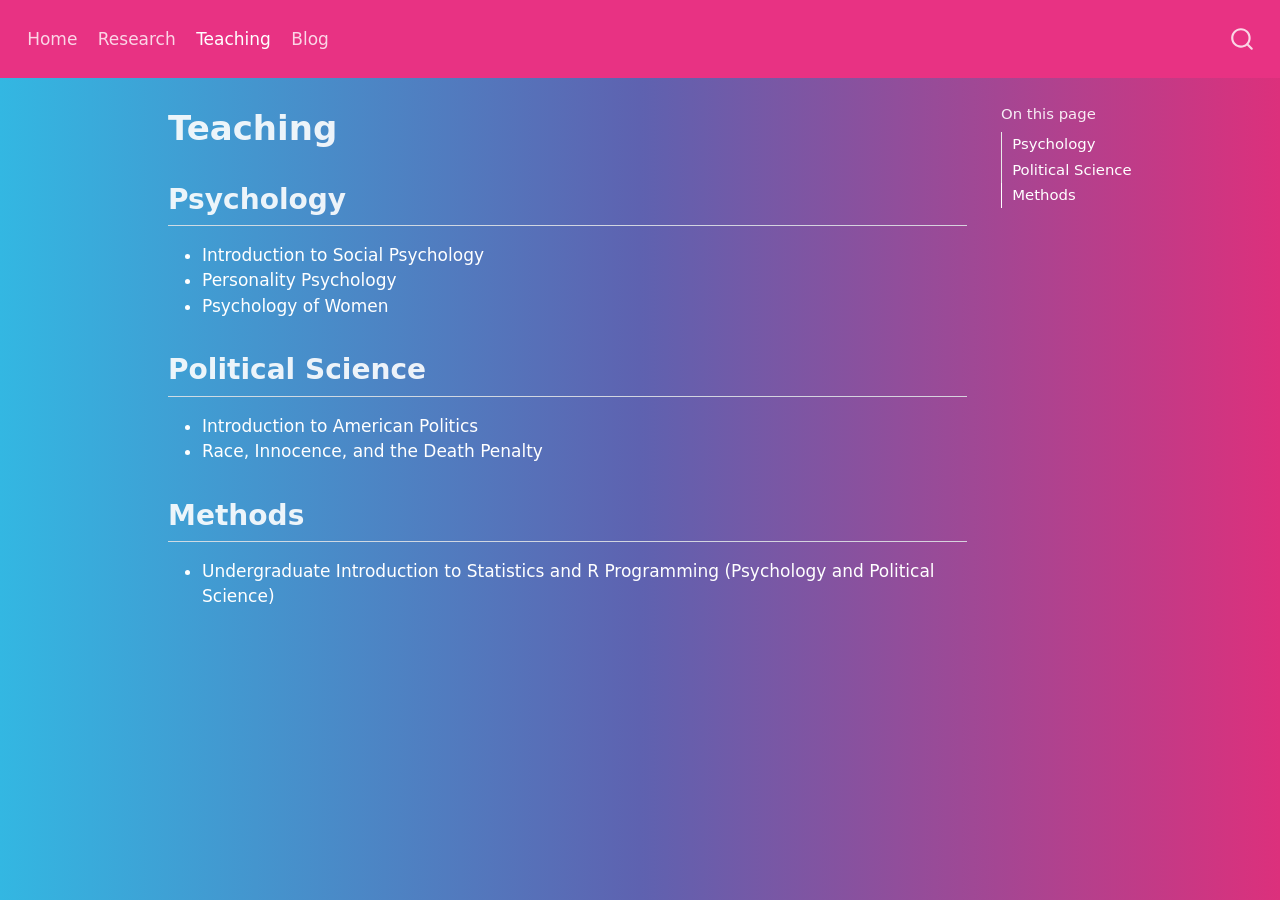
<file: docs/Teaching.html>
<!DOCTYPE html>
<html xmlns="http://www.w3.org/1999/xhtml" lang="en" xml:lang="en"><head>

<meta charset="utf-8">
<meta name="generator" content="quarto-1.3.353">

<meta name="viewport" content="width=device-width, initial-scale=1.0, user-scalable=yes">


<title>Teaching</title>
<style>
code{white-space: pre-wrap;}
span.smallcaps{font-variant: small-caps;}
div.columns{display: flex; gap: min(4vw, 1.5em);}
div.column{flex: auto; overflow-x: auto;}
div.hanging-indent{margin-left: 1.5em; text-indent: -1.5em;}
ul.task-list{list-style: none;}
ul.task-list li input[type="checkbox"] {
  width: 0.8em;
  margin: 0 0.8em 0.2em -1em; /* quarto-specific, see https://github.com/quarto-dev/quarto-cli/issues/4556 */ 
  vertical-align: middle;
}
</style>


<script src="site_libs/quarto-nav/quarto-nav.js"></script>
<script src="site_libs/quarto-nav/headroom.min.js"></script>
<script src="site_libs/clipboard/clipboard.min.js"></script>
<script src="site_libs/quarto-search/autocomplete.umd.js"></script>
<script src="site_libs/quarto-search/fuse.min.js"></script>
<script src="site_libs/quarto-search/quarto-search.js"></script>
<meta name="quarto:offset" content="./">
<script src="site_libs/quarto-html/quarto.js"></script>
<script src="site_libs/quarto-html/popper.min.js"></script>
<script src="site_libs/quarto-html/tippy.umd.min.js"></script>
<script src="site_libs/quarto-html/anchor.min.js"></script>
<link href="site_libs/quarto-html/tippy.css" rel="stylesheet">
<link href="site_libs/quarto-html/quarto-syntax-highlighting.css" rel="stylesheet" id="quarto-text-highlighting-styles">
<script src="site_libs/bootstrap/bootstrap.min.js"></script>
<link href="site_libs/bootstrap/bootstrap-icons.css" rel="stylesheet">
<link href="site_libs/bootstrap/bootstrap.min.css" rel="stylesheet" id="quarto-bootstrap" data-mode="light">
<script id="quarto-search-options" type="application/json">{
  "location": "navbar",
  "copy-button": false,
  "collapse-after": 3,
  "panel-placement": "end",
  "type": "overlay",
  "limit": 20,
  "language": {
    "search-no-results-text": "No results",
    "search-matching-documents-text": "matching documents",
    "search-copy-link-title": "Copy link to search",
    "search-hide-matches-text": "Hide additional matches",
    "search-more-match-text": "more match in this document",
    "search-more-matches-text": "more matches in this document",
    "search-clear-button-title": "Clear",
    "search-detached-cancel-button-title": "Cancel",
    "search-submit-button-title": "Submit"
  }
}</script>


<link rel="stylesheet" href="styles.css">
</head>

<body class="nav-fixed">

<div id="quarto-search-results"></div>
  <header id="quarto-header" class="headroom fixed-top">
    <nav class="navbar navbar-expand-lg navbar-dark ">
      <div class="navbar-container container-fluid">
            <div id="quarto-search" class="" title="Search"></div>
          <button class="navbar-toggler" type="button" data-bs-toggle="collapse" data-bs-target="#navbarCollapse" aria-controls="navbarCollapse" aria-expanded="false" aria-label="Toggle navigation" onclick="if (window.quartoToggleHeadroom) { window.quartoToggleHeadroom(); }">
  <span class="navbar-toggler-icon"></span>
</button>
          <div class="collapse navbar-collapse" id="navbarCollapse">
            <ul class="navbar-nav navbar-nav-scroll me-auto">
  <li class="nav-item">
    <a class="nav-link" href="./index.html" rel="" target="">
 <span class="menu-text">Home</span></a>
  </li>  
  <li class="nav-item">
    <a class="nav-link" href="./Research.html" rel="" target="">
 <span class="menu-text">Research</span></a>
  </li>  
  <li class="nav-item">
    <a class="nav-link active" href="./Teaching.html" rel="" target="" aria-current="page">
 <span class="menu-text">Teaching</span></a>
  </li>  
  <li class="nav-item">
    <a class="nav-link" href="./posts.html" rel="" target="">
 <span class="menu-text">Blog</span></a>
  </li>  
</ul>
            <div class="quarto-navbar-tools ms-auto">
</div>
          </div> <!-- /navcollapse -->
      </div> <!-- /container-fluid -->
    </nav>
</header>
<!-- content -->
<div id="quarto-content" class="quarto-container page-columns page-rows-contents page-layout-article page-navbar">
<!-- sidebar -->
<!-- margin-sidebar -->
    <div id="quarto-margin-sidebar" class="sidebar margin-sidebar">
        <nav id="TOC" role="doc-toc" class="toc-active">
    <h2 id="toc-title">On this page</h2>
   
  <ul>
  <li><a href="#psychology" id="toc-psychology" class="nav-link active" data-scroll-target="#psychology">Psychology</a></li>
  <li><a href="#political-science" id="toc-political-science" class="nav-link" data-scroll-target="#political-science">Political Science</a></li>
  <li><a href="#methods" id="toc-methods" class="nav-link" data-scroll-target="#methods">Methods</a></li>
  </ul>
</nav>
    </div>
<!-- main -->
<main class="content" id="quarto-document-content">

<header id="title-block-header" class="quarto-title-block default">
<div class="quarto-title">
<h1 class="title">Teaching</h1>
</div>



<div class="quarto-title-meta">

    
  
    
  </div>
  

</header>

<section id="psychology" class="level2">
<h2 class="anchored" data-anchor-id="psychology">Psychology</h2>
<ul>
<li>Introduction to Social Psychology</li>
<li>Personality Psychology</li>
<li>Psychology of Women</li>
</ul>
</section>
<section id="political-science" class="level2">
<h2 class="anchored" data-anchor-id="political-science">Political Science</h2>
<ul>
<li>Introduction to American Politics</li>
<li>Race, Innocence, and the Death Penalty</li>
</ul>
</section>
<section id="methods" class="level2">
<h2 class="anchored" data-anchor-id="methods">Methods</h2>
<ul>
<li>Undergraduate Introduction to Statistics and R Programming (Psychology and Political Science)</li>
</ul>


</section>

</main> <!-- /main -->
<script id="quarto-html-after-body" type="application/javascript">
window.document.addEventListener("DOMContentLoaded", function (event) {
  const toggleBodyColorMode = (bsSheetEl) => {
    const mode = bsSheetEl.getAttribute("data-mode");
    const bodyEl = window.document.querySelector("body");
    if (mode === "dark") {
      bodyEl.classList.add("quarto-dark");
      bodyEl.classList.remove("quarto-light");
    } else {
      bodyEl.classList.add("quarto-light");
      bodyEl.classList.remove("quarto-dark");
    }
  }
  const toggleBodyColorPrimary = () => {
    const bsSheetEl = window.document.querySelector("link#quarto-bootstrap");
    if (bsSheetEl) {
      toggleBodyColorMode(bsSheetEl);
    }
  }
  toggleBodyColorPrimary();  
  const icon = "";
  const anchorJS = new window.AnchorJS();
  anchorJS.options = {
    placement: 'right',
    icon: icon
  };
  anchorJS.add('.anchored');
  const isCodeAnnotation = (el) => {
    for (const clz of el.classList) {
      if (clz.startsWith('code-annotation-')) {                     
        return true;
      }
    }
    return false;
  }
  const clipboard = new window.ClipboardJS('.code-copy-button', {
    text: function(trigger) {
      const codeEl = trigger.previousElementSibling.cloneNode(true);
      for (const childEl of codeEl.children) {
        if (isCodeAnnotation(childEl)) {
          childEl.remove();
        }
      }
      return codeEl.innerText;
    }
  });
  clipboard.on('success', function(e) {
    // button target
    const button = e.trigger;
    // don't keep focus
    button.blur();
    // flash "checked"
    button.classList.add('code-copy-button-checked');
    var currentTitle = button.getAttribute("title");
    button.setAttribute("title", "Copied!");
    let tooltip;
    if (window.bootstrap) {
      button.setAttribute("data-bs-toggle", "tooltip");
      button.setAttribute("data-bs-placement", "left");
      button.setAttribute("data-bs-title", "Copied!");
      tooltip = new bootstrap.Tooltip(button, 
        { trigger: "manual", 
          customClass: "code-copy-button-tooltip",
          offset: [0, -8]});
      tooltip.show();    
    }
    setTimeout(function() {
      if (tooltip) {
        tooltip.hide();
        button.removeAttribute("data-bs-title");
        button.removeAttribute("data-bs-toggle");
        button.removeAttribute("data-bs-placement");
      }
      button.setAttribute("title", currentTitle);
      button.classList.remove('code-copy-button-checked');
    }, 1000);
    // clear code selection
    e.clearSelection();
  });
  function tippyHover(el, contentFn) {
    const config = {
      allowHTML: true,
      content: contentFn,
      maxWidth: 500,
      delay: 100,
      arrow: false,
      appendTo: function(el) {
          return el.parentElement;
      },
      interactive: true,
      interactiveBorder: 10,
      theme: 'quarto',
      placement: 'bottom-start'
    };
    window.tippy(el, config); 
  }
  const noterefs = window.document.querySelectorAll('a[role="doc-noteref"]');
  for (var i=0; i<noterefs.length; i++) {
    const ref = noterefs[i];
    tippyHover(ref, function() {
      // use id or data attribute instead here
      let href = ref.getAttribute('data-footnote-href') || ref.getAttribute('href');
      try { href = new URL(href).hash; } catch {}
      const id = href.replace(/^#\/?/, "");
      const note = window.document.getElementById(id);
      return note.innerHTML;
    });
  }
      let selectedAnnoteEl;
      const selectorForAnnotation = ( cell, annotation) => {
        let cellAttr = 'data-code-cell="' + cell + '"';
        let lineAttr = 'data-code-annotation="' +  annotation + '"';
        const selector = 'span[' + cellAttr + '][' + lineAttr + ']';
        return selector;
      }
      const selectCodeLines = (annoteEl) => {
        const doc = window.document;
        const targetCell = annoteEl.getAttribute("data-target-cell");
        const targetAnnotation = annoteEl.getAttribute("data-target-annotation");
        const annoteSpan = window.document.querySelector(selectorForAnnotation(targetCell, targetAnnotation));
        const lines = annoteSpan.getAttribute("data-code-lines").split(",");
        const lineIds = lines.map((line) => {
          return targetCell + "-" + line;
        })
        let top = null;
        let height = null;
        let parent = null;
        if (lineIds.length > 0) {
            //compute the position of the single el (top and bottom and make a div)
            const el = window.document.getElementById(lineIds[0]);
            top = el.offsetTop;
            height = el.offsetHeight;
            parent = el.parentElement.parentElement;
          if (lineIds.length > 1) {
            const lastEl = window.document.getElementById(lineIds[lineIds.length - 1]);
            const bottom = lastEl.offsetTop + lastEl.offsetHeight;
            height = bottom - top;
          }
          if (top !== null && height !== null && parent !== null) {
            // cook up a div (if necessary) and position it 
            let div = window.document.getElementById("code-annotation-line-highlight");
            if (div === null) {
              div = window.document.createElement("div");
              div.setAttribute("id", "code-annotation-line-highlight");
              div.style.position = 'absolute';
              parent.appendChild(div);
            }
            div.style.top = top - 2 + "px";
            div.style.height = height + 4 + "px";
            let gutterDiv = window.document.getElementById("code-annotation-line-highlight-gutter");
            if (gutterDiv === null) {
              gutterDiv = window.document.createElement("div");
              gutterDiv.setAttribute("id", "code-annotation-line-highlight-gutter");
              gutterDiv.style.position = 'absolute';
              const codeCell = window.document.getElementById(targetCell);
              const gutter = codeCell.querySelector('.code-annotation-gutter');
              gutter.appendChild(gutterDiv);
            }
            gutterDiv.style.top = top - 2 + "px";
            gutterDiv.style.height = height + 4 + "px";
          }
          selectedAnnoteEl = annoteEl;
        }
      };
      const unselectCodeLines = () => {
        const elementsIds = ["code-annotation-line-highlight", "code-annotation-line-highlight-gutter"];
        elementsIds.forEach((elId) => {
          const div = window.document.getElementById(elId);
          if (div) {
            div.remove();
          }
        });
        selectedAnnoteEl = undefined;
      };
      // Attach click handler to the DT
      const annoteDls = window.document.querySelectorAll('dt[data-target-cell]');
      for (const annoteDlNode of annoteDls) {
        annoteDlNode.addEventListener('click', (event) => {
          const clickedEl = event.target;
          if (clickedEl !== selectedAnnoteEl) {
            unselectCodeLines();
            const activeEl = window.document.querySelector('dt[data-target-cell].code-annotation-active');
            if (activeEl) {
              activeEl.classList.remove('code-annotation-active');
            }
            selectCodeLines(clickedEl);
            clickedEl.classList.add('code-annotation-active');
          } else {
            // Unselect the line
            unselectCodeLines();
            clickedEl.classList.remove('code-annotation-active');
          }
        });
      }
  const findCites = (el) => {
    const parentEl = el.parentElement;
    if (parentEl) {
      const cites = parentEl.dataset.cites;
      if (cites) {
        return {
          el,
          cites: cites.split(' ')
        };
      } else {
        return findCites(el.parentElement)
      }
    } else {
      return undefined;
    }
  };
  var bibliorefs = window.document.querySelectorAll('a[role="doc-biblioref"]');
  for (var i=0; i<bibliorefs.length; i++) {
    const ref = bibliorefs[i];
    const citeInfo = findCites(ref);
    if (citeInfo) {
      tippyHover(citeInfo.el, function() {
        var popup = window.document.createElement('div');
        citeInfo.cites.forEach(function(cite) {
          var citeDiv = window.document.createElement('div');
          citeDiv.classList.add('hanging-indent');
          citeDiv.classList.add('csl-entry');
          var biblioDiv = window.document.getElementById('ref-' + cite);
          if (biblioDiv) {
            citeDiv.innerHTML = biblioDiv.innerHTML;
          }
          popup.appendChild(citeDiv);
        });
        return popup.innerHTML;
      });
    }
  }
});
</script>
</div> <!-- /content -->



</body></html>
</file>
<file: docs/site_libs/quarto-html/tippy.css>
.tippy-box[data-animation=fade][data-state=hidden]{opacity:0}[data-tippy-root]{max-width:calc(100vw - 10px)}.tippy-box{position:relative;background-color:#333;color:#fff;border-radius:4px;font-size:14px;line-height:1.4;white-space:normal;outline:0;transition-property:transform,visibility,opacity}.tippy-box[data-placement^=top]>.tippy-arrow{bottom:0}.tippy-box[data-placement^=top]>.tippy-arrow:before{bottom:-7px;left:0;border-width:8px 8px 0;border-top-color:initial;transform-origin:center top}.tippy-box[data-placement^=bottom]>.tippy-arrow{top:0}.tippy-box[data-placement^=bottom]>.tippy-arrow:before{top:-7px;left:0;border-width:0 8px 8px;border-bottom-color:initial;transform-origin:center bottom}.tippy-box[data-placement^=left]>.tippy-arrow{right:0}.tippy-box[data-placement^=left]>.tippy-arrow:before{border-width:8px 0 8px 8px;border-left-color:initial;right:-7px;transform-origin:center left}.tippy-box[data-placement^=right]>.tippy-arrow{left:0}.tippy-box[data-placement^=right]>.tippy-arrow:before{left:-7px;border-width:8px 8px 8px 0;border-right-color:initial;transform-origin:center right}.tippy-box[data-inertia][data-state=visible]{transition-timing-function:cubic-bezier(.54,1.5,.38,1.11)}.tippy-arrow{width:16px;height:16px;color:#333}.tippy-arrow:before{content:"";position:absolute;border-color:transparent;border-style:solid}.tippy-content{position:relative;padding:5px 9px;z-index:1}
</file>
<file: docs/site_libs/quarto-html/quarto-syntax-highlighting.css>
/* quarto syntax highlight colors */
:root {
  --quarto-hl-ot-color: #003B4F;
  --quarto-hl-at-color: #657422;
  --quarto-hl-ss-color: #20794D;
  --quarto-hl-an-color: #5E5E5E;
  --quarto-hl-fu-color: #4758AB;
  --quarto-hl-st-color: #20794D;
  --quarto-hl-cf-color: #003B4F;
  --quarto-hl-op-color: #5E5E5E;
  --quarto-hl-er-color: #AD0000;
  --quarto-hl-bn-color: #AD0000;
  --quarto-hl-al-color: #AD0000;
  --quarto-hl-va-color: #111111;
  --quarto-hl-bu-color: inherit;
  --quarto-hl-ex-color: inherit;
  --quarto-hl-pp-color: #AD0000;
  --quarto-hl-in-color: #5E5E5E;
  --quarto-hl-vs-color: #20794D;
  --quarto-hl-wa-color: #5E5E5E;
  --quarto-hl-do-color: #5E5E5E;
  --quarto-hl-im-color: #00769E;
  --quarto-hl-ch-color: #20794D;
  --quarto-hl-dt-color: #AD0000;
  --quarto-hl-fl-color: #AD0000;
  --quarto-hl-co-color: #5E5E5E;
  --quarto-hl-cv-color: #5E5E5E;
  --quarto-hl-cn-color: #8f5902;
  --quarto-hl-sc-color: #5E5E5E;
  --quarto-hl-dv-color: #AD0000;
  --quarto-hl-kw-color: #003B4F;
}

/* other quarto variables */
:root {
  --quarto-font-monospace: SFMono-Regular, Menlo, Monaco, Consolas, "Liberation Mono", "Courier New", monospace;
}

pre > code.sourceCode > span {
  color: #003B4F;
}

code span {
  color: #003B4F;
}

code.sourceCode > span {
  color: #003B4F;
}

div.sourceCode,
div.sourceCode pre.sourceCode {
  color: #003B4F;
}

code span.ot {
  color: #003B4F;
  font-style: inherit;
}

code span.at {
  color: #657422;
  font-style: inherit;
}

code span.ss {
  color: #20794D;
  font-style: inherit;
}

code span.an {
  color: #5E5E5E;
  font-style: inherit;
}

code span.fu {
  color: #4758AB;
  font-style: inherit;
}

code span.st {
  color: #20794D;
  font-style: inherit;
}

code span.cf {
  color: #003B4F;
  font-style: inherit;
}

code span.op {
  color: #5E5E5E;
  font-style: inherit;
}

code span.er {
  color: #AD0000;
  font-style: inherit;
}

code span.bn {
  color: #AD0000;
  font-style: inherit;
}

code span.al {
  color: #AD0000;
  font-style: inherit;
}

code span.va {
  color: #111111;
  font-style: inherit;
}

code span.bu {
  font-style: inherit;
}

code span.ex {
  font-style: inherit;
}

code span.pp {
  color: #AD0000;
  font-style: inherit;
}

code span.in {
  color: #5E5E5E;
  font-style: inherit;
}

code span.vs {
  color: #20794D;
  font-style: inherit;
}

code span.wa {
  color: #5E5E5E;
  font-style: italic;
}

code span.do {
  color: #5E5E5E;
  font-style: italic;
}

code span.im {
  color: #00769E;
  font-style: inherit;
}

code span.ch {
  color: #20794D;
  font-style: inherit;
}

code span.dt {
  color: #AD0000;
  font-style: inherit;
}

code span.fl {
  color: #AD0000;
  font-style: inherit;
}

code span.co {
  color: #5E5E5E;
  font-style: inherit;
}

code span.cv {
  color: #5E5E5E;
  font-style: italic;
}

code span.cn {
  color: #8f5902;
  font-style: inherit;
}

code span.sc {
  color: #5E5E5E;
  font-style: inherit;
}

code span.dv {
  color: #AD0000;
  font-style: inherit;
}

code span.kw {
  color: #003B4F;
  font-style: inherit;
}

.prevent-inlining {
  content: "</";
}

/*# sourceMappingURL=debc5d5d77c3f9108843748ff7464032.css.map */
</file>
<file: docs/styles.css>
/* css styles */
</file>
